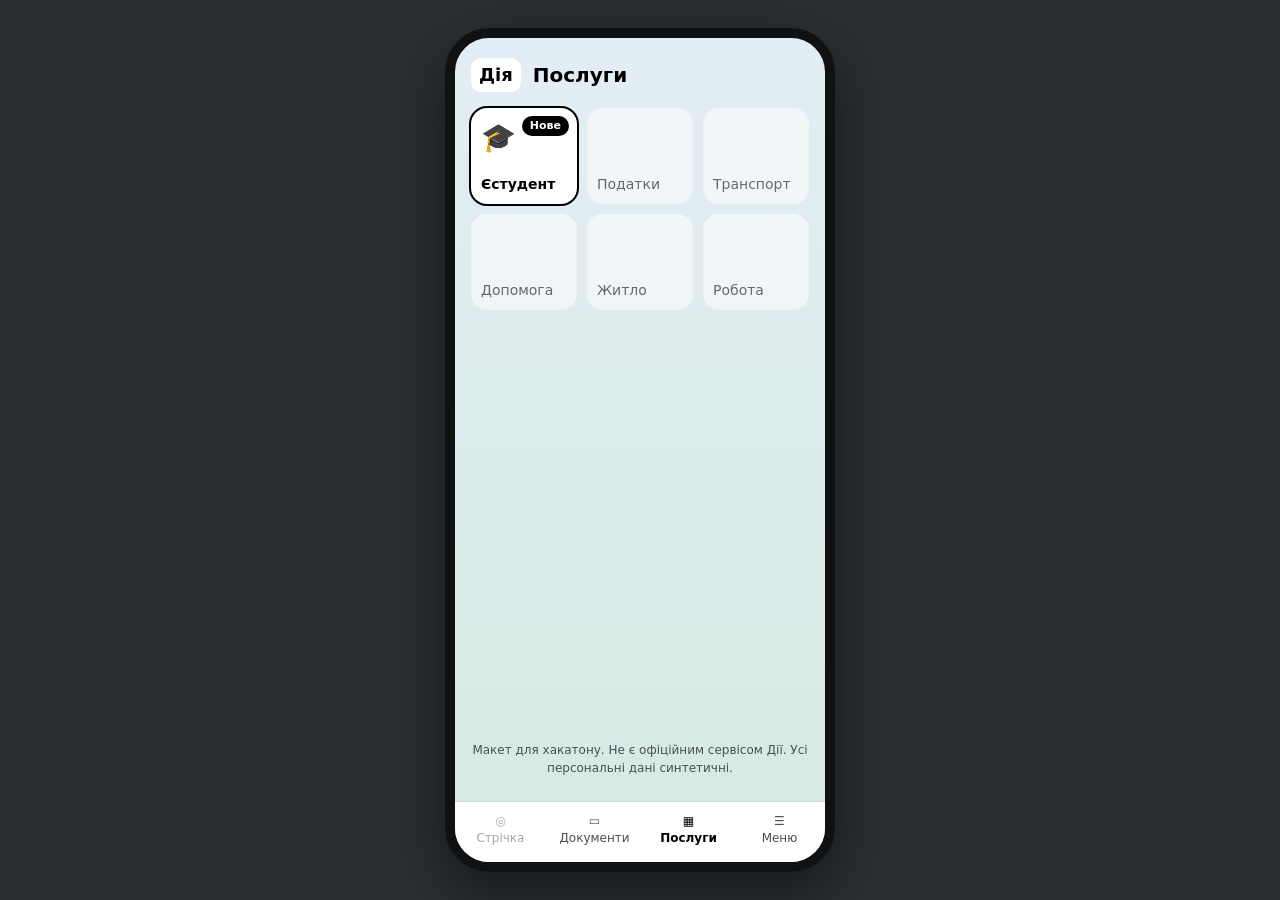
<file: index.html>
<!doctype html>
<html lang="uk">
  <head>
    <meta charset="UTF-8" />
    <meta name="viewport" content="width=device-width, initial-scale=1.0" />
    <meta name="robots" content="noindex, nofollow" />
    <link rel="icon" href="data:image/svg+xml,<svg xmlns='http://www.w3.org/2000/svg' viewBox='0 0 100 100'><text y='.9em' font-size='90'>🎓</text></svg>" />
    <title>Єстудент — макет</title>
    <script type="module" crossorigin src="./assets/index-BluwutQ_.js"></script>
    <link rel="stylesheet" crossorigin href="./assets/index-Bq99Erhj.css">
  </head>
  <body>
    <div id="root"></div>
  </body>
</html>
</file>
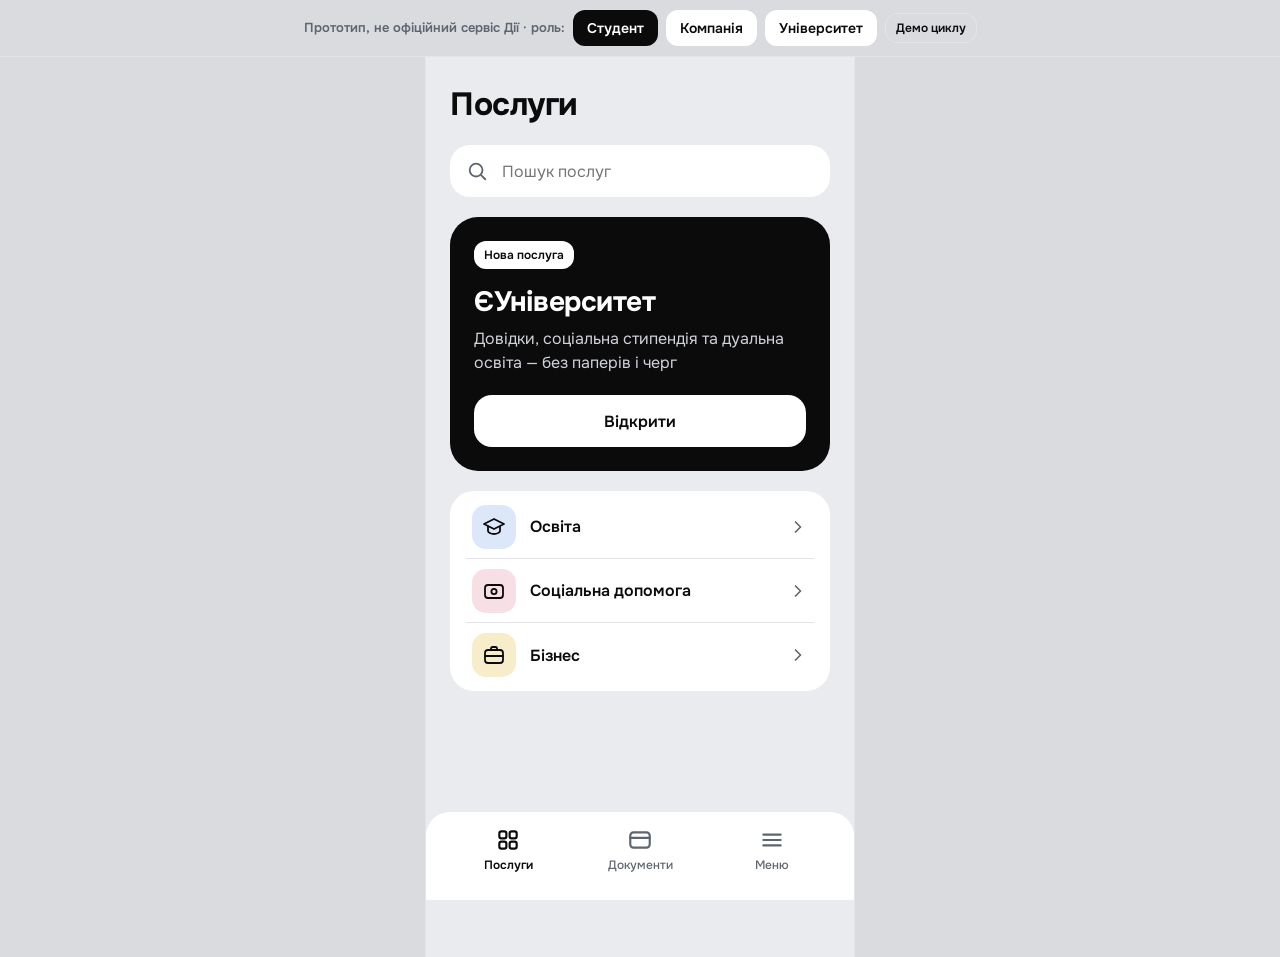
<file: dual/index.html>
<!doctype html>
<html lang="uk">
<head>
<meta charset="utf-8">
<meta name="viewport" content="width=device-width, initial-scale=1">
<meta name="robots" content="noindex, nofollow">
<link rel="icon" href="data:image/svg+xml,<svg xmlns='http://www.w3.org/2000/svg' viewBox='0 0 100 100'><text y='.9em' font-size='90'>🎓</text></svg>">
<meta name="color-scheme" content="light dark">
<title>ЄУніверситет у Дії — клікабельний прототип</title>
<link href="https://fonts.googleapis.com/css2?family=Onest:wght@400;500;600;700&display=swap" rel="stylesheet">
<style>
:root{
--page:#D9DBDF;--bg:#E9EBEE;--card:#FFFFFF;--ink:#0B0B0C;--muted:#5F6570;--line:#E3E5E8;--chip:#E9EBEE;
--btn:#0B0B0C;--btn-ink:#FFFFFF;--btn2:#FFFFFF;--btn2-ink:#0B0B0C;
--t-blue:#DCE7FA;--t-pink:#F8DFE6;--t-green:#DFF1E2;--t-yellow:#F8EDCB;--yink:#4A3B0F;
--stu:#D6E4F7;--stu-ink:#33475F;
--ok-bg:#E1F3E8;--ok-ink:#17643A;--ok:#1E8E4E;--warn-bg:#FFF1D6;--warn-ink:#6B4300;--warn:#C98A00;
--seg:#D9D9DE;--seg-ink:#33353A;--promo:#0B0B0C;--promo-ink:#FFFFFF;--promo-muted:#D0D3D9;--danger:#B3261E;
}
@media (prefers-color-scheme: dark){
:root:not([data-theme="light"]){
--page:#000000;--bg:#111214;--card:#1C1D20;--ink:#F2F3F5;--muted:#A3A8B1;--line:#2C2E33;--chip:#2A2C31;
--btn:#F2F3F5;--btn-ink:#0B0B0C;--btn2:#26282C;--btn2-ink:#F2F3F5;
--t-blue:#24344F;--t-pink:#4A2A35;--t-green:#24402B;--t-yellow:#4A4020;--yink:#F2DFA6;
--stu:#22344D;--stu-ink:#B9CCE4;
--ok-bg:#153A28;--ok-ink:#86D9A8;--ok:#2FB36B;--warn-bg:#4A3812;--warn-ink:#F2C879;--warn:#E0A526;
--seg:#26282C;--seg-ink:#C7CAD0;--promo:#F2F3F5;--promo-ink:#0B0B0C;--promo-muted:#3D4148;--danger:#FF8A80;
}
}
:root[data-theme="dark"]{
--page:#000000;--bg:#111214;--card:#1C1D20;--ink:#F2F3F5;--muted:#A3A8B1;--line:#2C2E33;--chip:#2A2C31;
--btn:#F2F3F5;--btn-ink:#0B0B0C;--btn2:#26282C;--btn2-ink:#F2F3F5;
--t-blue:#24344F;--t-pink:#4A2A35;--t-green:#24402B;--t-yellow:#4A4020;--yink:#F2DFA6;
--stu:#22344D;--stu-ink:#B9CCE4;
--ok-bg:#153A28;--ok-ink:#86D9A8;--ok:#2FB36B;--warn-bg:#4A3812;--warn-ink:#F2C879;--warn:#E0A526;
--seg:#26282C;--seg-ink:#C7CAD0;--promo:#F2F3F5;--promo-ink:#0B0B0C;--promo-muted:#3D4148;--danger:#FF8A80;
}
*{box-sizing:border-box}
html,body{margin:0}
body{background:var(--page);color:var(--ink);font-family:'Onest','Segoe UI',system-ui,sans-serif;-webkit-font-smoothing:antialiased}
button{font:inherit;color:inherit;cursor:pointer}
:focus-visible{outline:2px solid var(--ink);outline-offset:2px}
.app{max-width:430px;margin:0 auto;min-height:100vh;background:var(--bg);display:flex;flex-direction:column}
@media (min-width:560px){.app{border-left:1px solid var(--line);border-right:1px solid var(--line)}}
.screen{flex-grow:1;display:flex;flex-direction:column;gap:20px;padding:28px 24px 32px}
.head{display:flex;flex-direction:column;gap:16px}
.hgroup{display:flex;flex-direction:column;gap:8px}
.h1{margin:0;font-size:32px;line-height:40px;font-weight:700;letter-spacing:-.5px}
.h1.m{font-size:30px;line-height:38px}
.h2{margin:4px 0 0;font-size:20px;line-height:26px;font-weight:700}
.h3{margin:0;font-size:18px;line-height:24px;font-weight:700}
.sub{font-size:15px;line-height:22px;color:var(--muted)}
.small{font-size:13px;line-height:18px;color:var(--muted)}
.lbl{font-size:14px;line-height:20px;font-weight:600;color:var(--muted)}
.back{width:44px;height:44px;border-radius:22px;border:0;background:var(--card);display:flex;align-items:center;justify-content:center;flex-shrink:0;color:var(--ink)}
.card{background:var(--card);border-radius:24px}
.cl{background:var(--card);border-radius:28px;padding:20px}
.gap8{display:flex;flex-direction:column;gap:8px}
.gap10{display:flex;flex-direction:column;gap:10px}
.gap12{display:flex;flex-direction:column;gap:12px}
.gap14{display:flex;flex-direction:column;gap:14px}
.gap16{display:flex;flex-direction:column;gap:16px}
.foot{margin-top:auto;display:flex;flex-direction:column;gap:12px}
.search{height:52px;background:var(--card);border-radius:20px;display:flex;align-items:center;gap:12px;padding:0 16px;color:var(--muted)}
.search input{border:0;outline:0;background:transparent;font:inherit;font-size:16px;color:var(--ink);flex:1;min-width:0}
.promo{display:block;width:100%;text-align:left;border:0;background:var(--promo);color:var(--promo-ink);border-radius:28px;padding:24px}
.promo .badge{display:inline-block;background:var(--promo-ink);color:var(--promo);font-size:12px;line-height:16px;font-weight:600;padding:6px 10px;border-radius:12px}
.promo .pt{font-size:28px;line-height:34px;font-weight:700;letter-spacing:-.5px;margin-top:16px}
.promo .pd{font-size:16px;line-height:24px;color:var(--promo-muted);margin-top:8px}
.promo .go{margin-top:20px;height:52px;border-radius:18px;background:var(--promo-ink);color:var(--promo);display:flex;align-items:center;justify-content:center;font-weight:600}
.list{background:var(--card);border-radius:24px;padding:4px 16px}
.li{display:flex;align-items:center;gap:14px;height:64px;border:0;border-bottom:1px solid var(--line);background:transparent;width:100%;text-align:left}
.li:last-child{border-bottom:0}
.li .tx{flex:1;font-size:16px;font-weight:600}
.li .mut{color:var(--muted);display:flex}
.tile{width:48px;height:48px;border-radius:16px;display:flex;align-items:center;justify-content:center;flex-shrink:0;color:#0B0B0C;font-size:20px;font-weight:700}
.tile.s{width:44px;height:44px;border-radius:14px}
.t-blue{background:var(--t-blue)}.t-pink{background:var(--t-pink)}.t-green{background:var(--t-green)}.t-yellow{background:var(--t-yellow)}
:root[data-theme="dark"] .tile{color:#F2F3F5}
@media (prefers-color-scheme: dark){:root:not([data-theme="light"]) .tile{color:#F2F3F5}}
.lrow{display:flex;align-items:center;gap:14px;width:100%;border:0;background:var(--card);border-radius:24px;padding:16px;text-align:left}
.lrow .tx{flex:1;display:flex;flex-direction:column;gap:2px}
.lrow .tt{font-size:17px;line-height:24px;font-weight:600}
.lrow .ts{font-size:14px;line-height:20px;color:var(--muted)}
.lrow .mut{color:var(--muted);display:flex}
.stu{display:flex;flex-direction:column;gap:18px;width:100%;text-align:left;border:0;background:var(--stu);color:var(--ink);border-radius:28px;padding:20px}
.stu .top{display:flex;justify-content:space-between;align-items:center;font-size:14px;line-height:20px;font-weight:600;color:var(--stu-ink)}
.stu .wp{display:inline-flex;align-items:center;gap:4px;background:var(--card);color:var(--ink);font-size:12px;line-height:16px;font-weight:600;padding:5px 8px 5px 10px;border-radius:10px}
.stu .mid{display:flex;gap:16px;align-items:center}
.stu .ph{width:72px;height:88px;border-radius:16px;background:var(--card);display:flex;align-items:center;justify-content:center;font-size:24px;font-weight:700;color:var(--stu-ink);flex-shrink:0}
.stu .nm{font-size:20px;line-height:26px;font-weight:700}
.stu .sp{font-size:15px;line-height:21px}
.stu .cr{font-size:15px;line-height:21px;color:var(--stu-ink)}
.pill{display:inline-flex;align-items:center;gap:6px;border-radius:12px;padding:6px 10px;font-size:13px;line-height:16px;font-weight:600;align-self:flex-start}
.pill.ok{background:var(--ok-bg);color:var(--ok-ink)}
.pill.warn{background:var(--warn-bg);color:var(--warn-ink)}
.pill.neutral{background:var(--chip);color:var(--ink)}
.pill.big{border-radius:14px;padding:10px 14px;font-size:14px;line-height:20px}
.dot{width:8px;height:8px;border-radius:4px;background:var(--ok);display:inline-block;flex-shrink:0}
.pill.warn .dot{background:var(--warn)}
.okdot{width:24px;height:24px;border-radius:12px;background:var(--ok);color:#FFFFFF;display:flex;align-items:center;justify-content:center;flex-shrink:0}
.ck{display:flex;align-items:center;gap:12px;padding:12px 0;border-bottom:1px solid var(--line)}
.ck:last-child{border-bottom:0}
.ck .b{flex:1;display:flex;flex-direction:column}
.ck .b span:first-child{font-size:15px;line-height:21px;font-weight:600}
.ck .b span:last-child{font-size:13px;line-height:18px;color:var(--muted)}
.ck.slim{height:56px;padding:0}
.ck.slim .b{flex-direction:row;justify-content:space-between;align-items:center}
.ck.slim .b span:first-child{font-weight:500}
.ck.slim .b span:last-child{font-size:13px}
.btn,.btn2{height:56px;border:0;border-radius:20px;font-size:16px;font-weight:600;width:100%}
.btn{background:var(--btn);color:var(--btn-ink)}
.btn2{background:var(--btn2);color:var(--btn2-ink)}
.btn[disabled]{opacity:.35;cursor:not-allowed}
.btn.sm,.btn2.sm{height:44px;border-radius:14px;font-size:14px}
.btn2.mini{height:40px;width:auto;padding:0 16px;border-radius:14px;font-size:14px;background:var(--chip);color:var(--ink)}
.chips{display:flex;flex-wrap:wrap;gap:8px}
.chip{height:44px;padding:0 18px;border:0;border-radius:16px;font-size:15px;font-weight:600;background:var(--card);color:var(--ink)}
.chip.on{background:var(--btn);color:var(--btn-ink)}
.kv{display:flex;justify-content:space-between;gap:16px;padding:11px 0;border-bottom:1px solid var(--line);font-size:15px;line-height:22px}
.kv:last-child{border-bottom:0}
.kv span:first-child{color:var(--muted)}
.kv span:last-child{font-weight:600;text-align:right}
.qrbtn{border:0;background:#FFFFFF;border-radius:16px;padding:10px;display:flex}
.qrbox{display:flex;flex-direction:column;align-items:center;gap:12px;padding-top:4px}
.qrbox .cap{font-size:14px;line-height:20px;color:var(--muted);text-align:center;max-width:270px}
.note{display:flex;align-items:flex-start;gap:12px;padding:0 4px;color:var(--muted);font-size:14px;line-height:20px}
.note svg{flex-shrink:0;margin-top:1px}
.consent{display:flex;align-items:flex-start;gap:12px;padding:16px;background:var(--card);border-radius:24px}
.consent input{width:24px;height:24px;margin:0;accent-color:var(--btn);flex-shrink:0}
.consent label{font-size:15px;line-height:22px}
.step{display:flex;align-items:center;gap:12px;font-size:15px;line-height:21px;color:var(--muted)}
.step.on{color:var(--ink);font-weight:600}
.step .num{width:24px;height:24px;border-radius:12px;background:var(--chip);color:var(--ink);display:flex;align-items:center;justify-content:center;font-size:13px;font-weight:600;flex-shrink:0}
.step.on .num{background:var(--btn);color:var(--btn-ink)}
.seg{background:var(--seg);border-radius:18px;padding:4px;display:flex;gap:4px}
.seg button{flex:1;height:44px;border:0;border-radius:14px;background:transparent;color:var(--seg-ink);font-size:15px;font-weight:600}
.seg button.on{background:var(--card);color:var(--ink)}
.active{display:flex;align-items:center;gap:14px;width:100%;border:0;background:var(--promo);color:var(--promo-ink);border-radius:24px;padding:16px;text-align:left}
.active .tile{background:var(--promo-ink);color:var(--promo)}
.active .tx{flex:1;display:flex;flex-direction:column;gap:2px}
.active .a1{font-size:13px;line-height:18px;color:var(--promo-muted)}
.active .a2{font-size:17px;line-height:24px;font-weight:600}
.offer{padding:16px;display:flex;flex-direction:column;gap:14px}
.offer .oh{display:flex;align-items:center;gap:12px}
.offer .o1{font-size:17px;line-height:24px;font-weight:600}
.offer .o2{font-size:14px;line-height:20px;color:var(--muted)}
.tags{display:flex;flex-wrap:wrap;gap:8px}
.tag{background:var(--chip);border-radius:10px;padding:6px 10px;font-size:13px;line-height:16px;font-weight:500}
.tag.ok{background:var(--ok-bg);color:var(--ok-ink);font-weight:600}
.ycard{background:var(--t-yellow);color:var(--yink);border-radius:28px;padding:20px;display:flex;flex-direction:column;gap:14px}
.ycard .r{display:flex;justify-content:space-between;align-items:baseline;gap:12px}
.ycard .r span:first-child{font-size:15px;line-height:22px;font-weight:600}
.ycard .r span:last-child{font-size:24px;line-height:30px;font-weight:700;color:var(--ink)}
.bar{height:10px;border-radius:5px;background:var(--card);overflow:hidden}
.bar i{display:block;height:10px;border-radius:5px;background:var(--ink)}
.entry{padding:16px;display:flex;flex-direction:column;gap:10px}
.entry .er{display:flex;justify-content:space-between;align-items:flex-start;gap:12px;font-size:16px;line-height:22px}
.entry .er b{font-weight:700;flex-shrink:0}
.entry .er span{font-weight:600}
.tabs{position:sticky;bottom:0;height:88px;flex-shrink:0;background:var(--card);border-radius:24px 24px 0 0;display:flex;justify-content:space-around;align-items:center;padding:0 16px 12px}
.tab{border:0;background:transparent;width:88px;display:flex;flex-direction:column;align-items:center;gap:4px;font-size:12px;font-weight:500;color:var(--muted)}
.tab.on{color:var(--ink);font-weight:600}
.sw{width:52px;height:32px;border-radius:16px;border:0;background:var(--seg);position:relative;flex-shrink:0}
.sw i{position:absolute;top:4px;left:4px;width:24px;height:24px;border-radius:12px;background:var(--card);transition:transform .15s}
.sw[aria-checked="true"]{background:var(--btn)}
.sw[aria-checked="true"] i{transform:translateX(20px);background:var(--btn-ink)}
.overlay{position:fixed;inset:0;background:rgba(0,0,0,.45);display:flex;align-items:flex-end;justify-content:center;z-index:50}
.sheet{width:100%;max-width:430px;background:var(--card);border-radius:28px 28px 0 0;padding:24px;display:flex;flex-direction:column;gap:16px;max-height:90vh;overflow:auto}
.opt{display:flex;align-items:center;gap:12px;width:100%;padding:14px 16px;border-radius:18px;background:var(--bg);border:2px solid transparent;text-align:left;font-size:16px;font-weight:600}
.opt.on{border-color:var(--ink)}
.field{display:flex;flex-direction:column;gap:6px}
.field label{font-size:14px;font-weight:600;color:var(--muted)}
.field input{height:52px;border-radius:16px;border:1px solid var(--line);background:var(--bg);color:var(--ink);font:inherit;font-size:16px;padding:0 14px}
.err{font-size:13px;line-height:18px;color:var(--danger);min-height:18px}
.doc{position:fixed;inset:0;z-index:100;background:var(--card);display:flex;align-items:center;justify-content:center}
.doc h1{margin:0;font-size:clamp(56px,16vw,180px);line-height:1;font-weight:700;letter-spacing:-.03em}
.doc .back{position:absolute;top:24px;left:24px;background:var(--bg)}
#toast{position:fixed;left:50%;bottom:110px;transform:translateX(-50%);z-index:80;background:var(--ink);color:var(--bg);padding:12px 18px;border-radius:16px;font-size:14px;line-height:20px;font-weight:600;max-width:calc(100vw - 48px);opacity:0;pointer-events:none;transition:opacity .2s;text-align:center}
#toast.show{opacity:1}
#nores{display:none;text-align:center;color:var(--muted);font-size:15px}
.roles{position:sticky;top:0;z-index:60;display:flex;flex-wrap:wrap;align-items:center;justify-content:center;gap:8px;padding:10px 12px;background:var(--page);border-bottom:1px solid var(--line)}
.roles:empty{display:none}
.roles .rl{font-size:13px;line-height:18px;color:var(--muted);font-weight:600}
.roles button{height:36px;padding:0 14px;border:0;border-radius:12px;background:var(--card);color:var(--ink);font-size:14px;font-weight:600}
.roles button.on{background:var(--btn);color:var(--btn-ink)}
.app.wide{max-width:1040px}
.portal{display:flex;flex-wrap:wrap;align-items:center;justify-content:space-between;gap:8px 16px;padding:16px 24px;background:var(--card);border-bottom:1px solid var(--line)}
.portal .pl{font-size:18px;line-height:24px;font-weight:700}
.portal .pc{font-size:14px;line-height:20px;color:var(--muted)}
.biz{display:grid;grid-template-columns:220px minmax(0,1fr);gap:24px;padding:24px;flex-grow:1;align-content:start}
.bnav{display:flex;flex-direction:column;gap:6px;align-self:start;align-content:flex-start}
.bnav button{border:0;background:transparent;text-align:left;padding:10px 14px;border-radius:14px;font-size:15px;font-weight:600;color:var(--muted)}
.bnav button.on{background:var(--card);color:var(--ink)}
@media (max-width:760px){.biz{grid-template-columns:1fr;padding:16px}.bnav{flex-direction:row;flex-wrap:wrap}}
.bmain{display:flex;flex-direction:column;gap:20px;min-width:0}
.stats{display:grid;grid-template-columns:repeat(auto-fit,minmax(180px,1fr));gap:12px}
.stat{background:var(--card);border:0;border-radius:24px;padding:18px;display:flex;flex-direction:column;gap:6px;text-align:left}
.stat b{font-size:28px;line-height:34px}
.stat span{font-size:14px;line-height:20px;color:var(--muted)}
.row{display:flex;flex-wrap:wrap;align-items:center;gap:8px}
.tbl{width:100%;border-collapse:collapse;font-size:15px;line-height:21px}
.tbl th,.tbl td{text-align:left;vertical-align:top;padding:12px 8px;border-bottom:1px solid var(--line)}
.tbl tr:last-child td{border-bottom:0}
.tbl th{font-size:13px;color:var(--muted);font-weight:600}
.field select{height:52px;border-radius:16px;border:1px solid var(--line);background:var(--bg);color:var(--ink);font:inherit;font-size:16px;padding:0 14px}
.chk{display:flex;align-items:center;gap:10px;font-size:15px;font-weight:600}
.chk input{width:22px;height:22px;margin:0;accent-color:var(--btn)}
.cl .chip{background:var(--chip)}
.cl .chip.on{background:var(--btn);color:var(--btn-ink)}
.push{background:var(--card);border-radius:24px;padding:16px;display:flex;flex-direction:column;gap:12px;box-shadow:0 6px 20px rgba(0,0,0,.08)}
.push .pt{display:flex;justify-content:space-between;font-size:13px;line-height:18px;color:var(--muted)}
.btn.inl,.btn2.inl{width:auto;height:44px;padding:0 18px;border-radius:14px;font-size:14px}
.btn2.inl{background:var(--chip);color:var(--ink)}
.okdot.wait{background:var(--chip);color:var(--muted)}
.doclink{display:inline-flex;align-items:center;gap:6px;align-self:flex-start;border:0;background:var(--chip);color:var(--ink);border-radius:12px;padding:6px 10px;font-size:13px;line-height:18px;font-weight:600;text-align:left}
.cl .doclink,.card .doclink{background:var(--bg)}
.docpage{width:100%;max-width:720px;margin:0 auto}
.ck .doclink{flex-shrink:0}
a.doclink{text-decoration:none}
.price{font-size:26px;line-height:32px;font-weight:700}
.prt{padding:11px 0;border-bottom:1px solid var(--line);display:flex;flex-direction:column;gap:2px}
.prt:last-child{border-bottom:0}
.prt b{font-size:15px;line-height:22px}
.prt span{font-size:14px;line-height:20px;color:var(--muted)}
.sub a{color:var(--ink);font-weight:600}
.roles .mini-demo{height:30px;padding:0 10px;font-size:12px;background:transparent;border:1px solid var(--line)}
.app.full{max-width:none;background:var(--page);border:0}
.demo{display:flex;gap:12px;padding:12px;height:100vh;min-height:560px}
.demo iframe{border:0;border-radius:24px;background:var(--bg);height:100%}
/* Дві рівні половини */
.demo .l,.demo .r{flex:1 1 0;min-width:0}
@media (max-width:900px){.demo{flex-direction:column;height:auto}.demo iframe{height:760px}.demo .l{width:100%}}
</style>
</head>
<body>
<nav class="roles" id="roles" aria-label="Роль у демо"></nav>
<div class="app" id="app"></div>
<div id="layer"></div>
<div id="toast" role="status" aria-live="polite"></div>
<script>
const svg=(d,s=24,w=1.8)=>`<svg width="${s}" height="${s}" viewBox="0 0 24 24" fill="none" stroke="currentColor" stroke-width="${w}" stroke-linecap="round" stroke-linejoin="round" aria-hidden="true">${d}</svg>`;
const ic={
back:svg('<path d="M15 6l-6 6 6 6"/>',22,2),
chev:svg('<path d="M9 6l6 6-6 6"/>',20,2),
chevS:svg('<path d="M9 6l6 6-6 6"/>',14,2.4),
search:svg('<circle cx="11" cy="11" r="7"/><path d="M21 21l-4.3-4.3"/>',22,2),
doc:svg('<path d="M7 3h7l4 4v13a1 1 0 0 1-1 1H7a1 1 0 0 1-1-1V4a1 1 0 0 1 1-1z"/><path d="M14 3v4h4M9 12h6M9 16h6"/>'),
wallet:svg('<rect x="3" y="6" width="18" height="13" rx="3"/><circle cx="12" cy="12.5" r="2.6"/>'),
case:svg('<rect x="3" y="7" width="18" height="13" rx="3"/><path d="M9 7V5.5A1.5 1.5 0 0 1 10.5 4h3A1.5 1.5 0 0 1 15 5.5V7M3 13h18"/>'),
cap:svg('<path d="M2 9l10-5 10 5-10 5z"/><path d="M6 11.5V16c0 1.4 2.7 3 6 3s6-1.6 6-3v-4.5"/>'),
check:svg('<path d="M5 12l4.5 4.5L19 7"/>',14,3.2),
grid:svg('<rect x="4" y="4" width="6.5" height="6.5" rx="2"/><rect x="13.5" y="4" width="6.5" height="6.5" rx="2"/><rect x="4" y="13.5" width="6.5" height="6.5" rx="2"/><rect x="13.5" y="13.5" width="6.5" height="6.5" rx="2"/>',26,2),
card:svg('<rect x="3" y="5" width="18" height="14" rx="3"/><path d="M3 10h18"/>',26,2),
menu:svg('<path d="M4 7h16M4 12h16M4 17h16"/>',26,2),
lock:svg('<rect x="5" y="11" width="14" height="9" rx="2.5"/><path d="M8 11V8a4 4 0 0 1 8 0v3"/>',20,2),
globe:svg('<circle cx="12" cy="12" r="9"/><path d="M3 12h18M12 3a14 14 0 0 1 0 18M12 3a14 14 0 0 0 0 18"/>')
};
const QR='M0 0h6v6h-6zM6 0h6v6h-6zM12 0h6v6h-6zM18 0h6v6h-6zM24 0h6v6h-6zM30 0h6v6h-6zM36 0h6v6h-6zM48 0h6v6h-6zM54 0h6v6h-6zM66 0h6v6h-6zM78 0h6v6h-6zM84 0h6v6h-6zM96 0h6v6h-6zM108 0h6v6h-6zM114 0h6v6h-6zM120 0h6v6h-6zM126 0h6v6h-6zM132 0h6v6h-6zM138 0h6v6h-6zM144 0h6v6h-6zM0 6h6v6h-6zM36 6h6v6h-6zM48 6h6v6h-6zM54 6h6v6h-6zM60 6h6v6h-6zM66 6h6v6h-6zM78 6h6v6h-6zM84 6h6v6h-6zM108 6h6v6h-6zM144 6h6v6h-6zM0 12h6v6h-6zM12 12h6v6h-6zM18 12h6v6h-6zM24 12h6v6h-6zM36 12h6v6h-6zM54 12h6v6h-6zM66 12h6v6h-6zM78 12h6v6h-6zM84 12h6v6h-6zM90 12h6v6h-6zM96 12h6v6h-6zM108 12h6v6h-6zM120 12h6v6h-6zM126 12h6v6h-6zM132 12h6v6h-6zM144 12h6v6h-6zM0 18h6v6h-6zM12 18h6v6h-6zM18 18h6v6h-6zM24 18h6v6h-6zM36 18h6v6h-6zM54 18h6v6h-6zM72 18h6v6h-6zM84 18h6v6h-6zM90 18h6v6h-6zM96 18h6v6h-6zM108 18h6v6h-6zM120 18h6v6h-6zM126 18h6v6h-6zM132 18h6v6h-6zM144 18h6v6h-6zM0 24h6v6h-6zM12 24h6v6h-6zM18 24h6v6h-6zM24 24h6v6h-6zM36 24h6v6h-6zM54 24h6v6h-6zM60 24h6v6h-6zM72 24h6v6h-6zM78 24h6v6h-6zM96 24h6v6h-6zM108 24h6v6h-6zM120 24h6v6h-6zM126 24h6v6h-6zM132 24h6v6h-6zM144 24h6v6h-6zM0 30h6v6h-6zM36 30h6v6h-6zM72 30h6v6h-6zM84 30h6v6h-6zM90 30h6v6h-6zM108 30h6v6h-6zM144 30h6v6h-6zM0 36h6v6h-6zM6 36h6v6h-6zM12 36h6v6h-6zM18 36h6v6h-6zM24 36h6v6h-6zM30 36h6v6h-6zM36 36h6v6h-6zM48 36h6v6h-6zM60 36h6v6h-6zM90 36h6v6h-6zM108 36h6v6h-6zM114 36h6v6h-6zM120 36h6v6h-6zM126 36h6v6h-6zM132 36h6v6h-6zM138 36h6v6h-6zM144 36h6v6h-6zM60 42h6v6h-6zM78 42h6v6h-6zM90 42h6v6h-6zM18 48h6v6h-6zM24 48h6v6h-6zM36 48h6v6h-6zM42 48h6v6h-6zM48 48h6v6h-6zM54 48h6v6h-6zM60 48h6v6h-6zM72 48h6v6h-6zM78 48h6v6h-6zM84 48h6v6h-6zM96 48h6v6h-6zM102 48h6v6h-6zM132 48h6v6h-6zM138 48h6v6h-6zM144 48h6v6h-6zM12 54h6v6h-6zM18 54h6v6h-6zM24 54h6v6h-6zM30 54h6v6h-6zM48 54h6v6h-6zM54 54h6v6h-6zM60 54h6v6h-6zM66 54h6v6h-6zM108 54h6v6h-6zM138 54h6v6h-6zM144 54h6v6h-6zM0 60h6v6h-6zM12 60h6v6h-6zM18 60h6v6h-6zM24 60h6v6h-6zM30 60h6v6h-6zM36 60h6v6h-6zM42 60h6v6h-6zM48 60h6v6h-6zM54 60h6v6h-6zM60 60h6v6h-6zM66 60h6v6h-6zM72 60h6v6h-6zM90 60h6v6h-6zM96 60h6v6h-6zM102 60h6v6h-6zM108 60h6v6h-6zM114 60h6v6h-6zM132 60h6v6h-6zM144 60h6v6h-6zM0 66h6v6h-6zM6 66h6v6h-6zM12 66h6v6h-6zM24 66h6v6h-6zM30 66h6v6h-6zM48 66h6v6h-6zM60 66h6v6h-6zM90 66h6v6h-6zM96 66h6v6h-6zM102 66h6v6h-6zM126 66h6v6h-6zM132 66h6v6h-6zM24 72h6v6h-6zM36 72h6v6h-6zM42 72h6v6h-6zM48 72h6v6h-6zM54 72h6v6h-6zM60 72h6v6h-6zM78 72h6v6h-6zM102 72h6v6h-6zM108 72h6v6h-6zM114 72h6v6h-6zM120 72h6v6h-6zM126 72h6v6h-6zM0 78h6v6h-6zM18 78h6v6h-6zM48 78h6v6h-6zM54 78h6v6h-6zM66 78h6v6h-6zM84 78h6v6h-6zM90 78h6v6h-6zM108 78h6v6h-6zM114 78h6v6h-6zM120 78h6v6h-6zM138 78h6v6h-6zM12 84h6v6h-6zM24 84h6v6h-6zM30 84h6v6h-6zM60 84h6v6h-6zM78 84h6v6h-6zM84 84h6v6h-6zM90 84h6v6h-6zM96 84h6v6h-6zM108 84h6v6h-6zM114 84h6v6h-6zM120 84h6v6h-6zM132 84h6v6h-6zM138 84h6v6h-6zM6 90h6v6h-6zM36 90h6v6h-6zM42 90h6v6h-6zM48 90h6v6h-6zM54 90h6v6h-6zM66 90h6v6h-6zM72 90h6v6h-6zM90 90h6v6h-6zM114 90h6v6h-6zM126 90h6v6h-6zM132 90h6v6h-6zM18 96h6v6h-6zM48 96h6v6h-6zM60 96h6v6h-6zM90 96h6v6h-6zM114 96h6v6h-6zM120 96h6v6h-6zM126 96h6v6h-6zM132 96h6v6h-6zM138 96h6v6h-6zM144 96h6v6h-6zM66 102h6v6h-6zM84 102h6v6h-6zM102 102h6v6h-6zM114 102h6v6h-6zM138 102h6v6h-6zM144 102h6v6h-6zM0 108h6v6h-6zM6 108h6v6h-6zM12 108h6v6h-6zM18 108h6v6h-6zM24 108h6v6h-6zM30 108h6v6h-6zM36 108h6v6h-6zM54 108h6v6h-6zM60 108h6v6h-6zM66 108h6v6h-6zM78 108h6v6h-6zM90 108h6v6h-6zM96 108h6v6h-6zM102 108h6v6h-6zM120 108h6v6h-6zM144 108h6v6h-6zM0 114h6v6h-6zM36 114h6v6h-6zM48 114h6v6h-6zM54 114h6v6h-6zM66 114h6v6h-6zM72 114h6v6h-6zM78 114h6v6h-6zM96 114h6v6h-6zM102 114h6v6h-6zM126 114h6v6h-6zM132 114h6v6h-6zM144 114h6v6h-6zM0 120h6v6h-6zM12 120h6v6h-6zM18 120h6v6h-6zM24 120h6v6h-6zM36 120h6v6h-6zM48 120h6v6h-6zM72 120h6v6h-6zM84 120h6v6h-6zM96 120h6v6h-6zM102 120h6v6h-6zM120 120h6v6h-6zM126 120h6v6h-6zM138 120h6v6h-6zM144 120h6v6h-6zM0 126h6v6h-6zM12 126h6v6h-6zM18 126h6v6h-6zM24 126h6v6h-6zM36 126h6v6h-6zM48 126h6v6h-6zM54 126h6v6h-6zM60 126h6v6h-6zM66 126h6v6h-6zM72 126h6v6h-6zM84 126h6v6h-6zM96 126h6v6h-6zM102 126h6v6h-6zM108 126h6v6h-6zM114 126h6v6h-6zM120 126h6v6h-6zM138 126h6v6h-6zM144 126h6v6h-6zM0 132h6v6h-6zM12 132h6v6h-6zM18 132h6v6h-6zM24 132h6v6h-6zM36 132h6v6h-6zM54 132h6v6h-6zM66 132h6v6h-6zM84 132h6v6h-6zM108 132h6v6h-6zM132 132h6v6h-6zM138 132h6v6h-6zM144 132h6v6h-6zM0 138h6v6h-6zM36 138h6v6h-6zM48 138h6v6h-6zM54 138h6v6h-6zM66 138h6v6h-6zM72 138h6v6h-6zM78 138h6v6h-6zM102 138h6v6h-6zM108 138h6v6h-6zM114 138h6v6h-6zM120 138h6v6h-6zM126 138h6v6h-6zM132 138h6v6h-6zM138 138h6v6h-6zM0 144h6v6h-6zM6 144h6v6h-6zM12 144h6v6h-6zM18 144h6v6h-6zM24 144h6v6h-6zM30 144h6v6h-6zM36 144h6v6h-6zM60 144h6v6h-6zM72 144h6v6h-6zM78 144h6v6h-6zM84 144h6v6h-6zM90 144h6v6h-6zM96 144h6v6h-6zM108 144h6v6h-6zM120 144h6v6h-6zM126 144h6v6h-6zM132 144h6v6h-6zM138 144h6v6h-6zM144 144h6v6h-6z';
const CATS=[
{t:'Внутрішньо переміщена особа',label:'Статус внутрішньо переміщеної особи',reg:'Реєстр ВПО'},
{t:'Малозабезпечена сім\'я',label:'Допомога малозабезпеченій сім\'ї',reg:'Система соцзахисту'},
{t:'Учасник бойових дій або його дитина',label:'Статус учасника бойових дій',reg:'Реєстр ветеранів'},
{t:'Особа з інвалідністю',label:'Група інвалідності',reg:'Реєстр МСЕК'}
];
const OFFERS=[
{id:'agro',name:'АгроЛогістик',role:'Аналітик даних',letter:'А',tone:'t-green'},
{id:'media',name:'МедіаХаб',role:'QA-інженер',letter:'М',tone:'t-pink'},
{id:'desk',name:'СервісДеск',role:'Стажер технічної підтримки',letter:'С',tone:'t-blue'}
];
const PLAN=80;
const COMPANY={name:'ТехноСофт',edrpou:'00000000',kved:'62.01 Комп\'ютерне програмування',signer:'Ігор Іваненко, директор'};
const MENTORS=[{id:'m1',name:'Петро Сидоренко',pos:'Senior-розробник'},{id:'m2',name:'Ірина Бондар',pos:'QA Lead'}];
const SPECS=['122 Комп\'ютерні науки','121 Інженерія програмного забезпечення'];
const OUTCOMES=['Розробка й тестування модулів','Робота з системою контролю версій','Командна робота й код-рев\'ю'];
const GRADES=['Досягнуто','Частково','Не досягнуто'];
const OLENA={name:'Олена Мельник',school:'Національний університет «Києво-Могилянська академія»',spec:'122 Комп\'ютерні науки',course:3};
// Дані НаУКМА з відкритих джерел (перелік — у SOURCES). Чого не знайшли, того не показуємо
const UNI={name:OLENA.school,short:'НаУКМА'};
const PROGRAM={name:'Комп\'ютерні науки',faculty:'Факультет інформатики',level:'Бакалавр (перший рівень)',duration:'3 роки 10 місяців',ects:240,form:'Денна',
budget:true,contractPrice:'100 000 грн на рік',contractNote:'10 000 грн на місяць, навчальний рік — 10 місяців. Вартість для вступу 2026 року; на вступ 2026 — 50 бюджетних і 15 контрактних місць'};
const ERASMUS={dur:'від 2 до 12 місяців',fund:'Стипендія ЄС на проживання й кошти на дорогу',url:'https://erasmus-plus.ec.europa.eu/'};
const EXCHANGES=[
{t:'Двосторонні обміни НаУКМА',dur:'Семестр або рік',fund:'Навчання в партнера без отримання ступеня; умови й фінансування залежать від програми',grant:null},
{t:'Програми зі ступенем закордонного університету',dur:'Повний термін програми',fund:'Невелика частина програм; наприклад, німецькомовна магістратура з Університетом Єни',grant:null}];
const PARTNERS=[
{n:'University of Glasgow',c:'Велика Британія',p:'Партнер з 2008/09; два гранти Erasmus+ ICM; семестр навчання для 100 студентів НаУКМА у 2022/23'},
{n:'Justus Liebig University Giessen',c:'Німеччина',p:'Угода про обмін з 2012 року, партнерство з 2022 року'},
{n:'Університет Єни',c:'Німеччина',p:'Німецькомовна магістерська програма'},
{n:'University of Toronto (CERES)',c:'Канада',p:'Програма обміну студентами'},
{n:'Université Paris-Est Créteil',c:'Франція',p:'Спільне викладання курсів'}];
const MOBILITY={email:'int_mobility@ukma.edu.ua',url:'https://dfc.ukma.edu.ua/going-from-naukma/mobility-programs'};
const SOURCES={program:'vstup.ukma.edu.ua',exchange:'dfc.ukma.edu.ua, gla.ac.uk, uni-giessen.de, uk.wikipedia.org, ukrainet.eu, erasmus-plus.ec.europa.eu'};
const COUNTRIES=[...new Set(PARTNERS.map(x=>x.c))];
const RCP_NAMES=['Соцзахист','ТЦК','Банк','Роботодавець'];
const ACT_MONTH='2026-09';
const SIGN_LABELS={student:'Студент — Дія.Підпис',parent:'Законний представник — Дія.Підпис',company:'Компанія — КЕП',school:'Заклад освіти — КЕП'};
const S={rcp:0,cat:0,consent:true,submitted:false,dualTab:0,applied:[],sheet:null,credit:false,last:'#/services',nextId:4,
bizOffers:[{id:'ts-dev',role:'Молодший розробник',spec:SPECS[0],course:3,places:2,hours:20,paid:true,mentor:'m1',status:'approved',createdAt:'2026-08-18T10:00:00',approvedAt:'2026-08-20T11:00:00'}],
apps:[
{id:'a1',offerId:'ts-dev',name:'Андрій Коваль',school:'Інститут «Сула» (прототип)',spec:SPECS[0],course:3,minor:false,status:'new',createdAt:'2026-09-17T12:10:00'},
{id:'a2',offerId:'ts-dev',name:'Максим Литвин',school:'Фаховий коледж «Псел» (прототип)',spec:SPECS[0],course:3,minor:true,status:'new',createdAt:'2026-09-18T09:40:00'}
],
agreements:[{id:'g0',name:'Олена Мельник',school:OLENA.school,offerId:'ts-dev',minor:false,self:true,signs:{student:'2026-08-28T10:15:00',company:'2026-08-28T12:40:00',school:'2026-08-29T09:05:00'}}],
actSigned:false,assess:[null,null,null],assessSent:false,assessErr:'',submittedAt:null,creditAt:null,creditedAt:null,exchangeApplied:null,events:[],
entries:[
{id:1,title:'Налаштування середовища й онбординг',hours:24,ok:true,createdAt:'2026-09-07T19:00:00',confirmedAt:'2026-09-08T18:20:00'},
{id:2,title:'Інтеграція API оплат',hours:22,ok:true,createdAt:'2026-09-14T19:10:00',confirmedAt:'2026-09-15T17:45:00'},
{id:3,title:'Тести для модуля звітів',hours:10,ok:false,createdAt:'2026-09-18T20:05:00'}
]};
const app=document.getElementById('app');
const layer=document.getElementById('layer');
const toastEl=document.getElementById('toast');
let toastT=null;
function toast(m){toastEl.textContent=m;toastEl.classList.add('show');clearTimeout(toastT);toastT=setTimeout(()=>toastEl.classList.remove('show'),2400)}
function esc(s){return String(s).replace(/[&<>"']/g,c=>({'&':'&amp;','<':'&lt;','>':'&gt;','"':'&quot;',"'":'&#39;'}[c]))}
function isDark(){const t=document.documentElement.dataset.theme;return t?t==='dark':matchMedia('(prefers-color-scheme: dark)').matches}
const back=to=>`<button class="back" data-go="${to}" aria-label="Назад">${ic.back}</button>`;
const tabs=a=>`<nav class="tabs" aria-label="Основне меню">
<button class="tab ${a==='services'?'on':''}" data-go="#/services">${ic.grid}Послуги</button>
<button class="tab ${a==='documents'?'on':''}" data-go="#/documents">${ic.card}Документи</button>
<button class="tab ${a==='menu'?'on':''}" data-go="#/menu">${ic.menu}Меню</button></nav>`;
const stuCard=()=>`<button class="stu" data-go="#/doc/student_card" aria-label="Відкрити студентський квиток">
<div class="top"><span>Студентський квиток</span><span class="wp">Відкрити ${ic.chevS}</span></div>
<div class="mid"><div class="ph">ОМ</div><div><div class="nm">Олена Мельник</div><div class="sp">122 Комп'ютерні науки</div><div class="cr">3 курс · денна форма</div></div></div>
<span class="pill ok big"><i class="dot"></i>Дані підтверджено в реєстрі</span></button>`;
const okRow=(t,s)=>`<div class="ck"><span class="okdot">${ic.check}</span><div class="b"><span>${t}</span><span>${s}</span></div></div>`;
const confirmed=()=>S.entries.filter(e=>e.ok).reduce((a,e)=>a+e.hours,0);
const pending=()=>S.entries.filter(e=>!e.ok);
const mentorById=id=>{const m=MENTORS.find(x=>x.id===id);if(!m)throw new Error('Невідомий наставник: '+id);return m};
const offerById=id=>{const o=S.bizOffers.find(x=>x.id===id)||OFFERS.find(x=>x.id===id);if(!o)throw new Error('Невідома пропозиція: '+id);return o};
const isBizOffer=o=>S.bizOffers.includes(o);
const signsNeeded=g=>g.minor?['student','parent','company','school']:['student','company','school'];
const isActive=g=>signsNeeded(g).every(k=>g.signs[k]);
const studentOffers=()=>[...OFFERS,...S.bizOffers.filter(o=>o.status==='approved'&&!S.agreements.some(g=>g.self&&g.offerId===o.id)).map(o=>({id:o.id,name:COMPANY.name,role:o.role,letter:'Т',tone:'t-blue'}))];
const waitDot='<span class="okdot wait" aria-hidden="true">·</span>';
function myStatus(o){
if(!isBizOffer(o))return '<span class="pill warn"><i class="dot"></i>Очікує відповіді компанії</span>';
const a=S.apps.find(x=>x.self&&x.offerId===o.id);
if(!a)throw new Error('Не знайдено заявку на пропозицію '+o.id);
if(a.status==='new')return '<span class="pill warn"><i class="dot"></i>Очікує відповіді компанії</span>';
if(a.status==='rejected')return '<span class="pill neutral">Компанія відхилила заявку</span>';
const g=S.agreements.find(x=>x.appId===a.id);
if(!g)throw new Error('Не знайдено угоду для заявки '+a.id);
const link=docLink('#/doc/agreement/'+g.id,'Договір');
if(!g.signs.student)return `<span class="pill warn"><i class="dot"></i>Компанія прийняла — підпишіть угоду</span>${link}<button class="btn2 mini" data-act="signSelf" data-arg="${g.id}">Підписати Дія.Підписом</button>`;
return (isActive(g)?'<span class="pill ok"><i class="dot"></i>Активна угода</span>':'<span class="pill warn"><i class="dot"></i>Чекає підписів компанії й закладу</span>')+link;
}
function signCell(g,k,viewer='biz'){
if(g.signs[k])return 'підписано';
if(viewer==='school')return k==='school'?`<button class="btn2 mini" data-act="sign" data-arg="${g.id}:school">Підписати КЕП</button>`:'очікує';
if(k==='company')return `<button class="btn2 mini" data-act="sign" data-arg="${g.id}:company">Підписати КЕП</button>`;
if(k==='school')return 'очікує заклад освіти';
if(k==='student'&&g.self)return 'очікує в Дії студента';
const t={student:'Студент підписав (демо)',parent:'Представник підписав (демо)'}[k];
return `<button class="btn2 mini" data-act="sign" data-arg="${g.id}:${k}">${t}</button>`;
}
function curatorPackage(){
const p=pending();
const rows=[[`${confirmed()} год підтверджено наставником`,p.length===0,p.length?`${p.length} запис(и) чекають`:'готово','#/doc/act/'+ACT_MONTH],
['Акт за місяць підписано компанією (КЕП)',!!S.actSigned,S.actSigned?'готово':'очікує','#/doc/act/'+ACT_MONTH],
['Оцінка результату від компанії',!!S.assessSent,S.assessSent?'готово':'очікує','#/doc/assessment']];
return rows.map(([t,ok,st,h])=>`<div class="ck">${ok?`<span class="okdot">${ic.check}</span>`:waitDot}<div class="b"><span>${t}</span><span>${st}</span></div>${docLink(h)}</div>`).join('');
}
const nowIso=()=>new Date().toISOString();
const fmt=t=>new Date(t).toLocaleString('uk-UA',{day:'2-digit',month:'2-digit',year:'numeric',hour:'2-digit',minute:'2-digit'});
function docNo(type,id){let h=0;for(const ch of type+'/'+(id||''))h=(h*31+ch.charCodeAt(0))>>>0;return 'ЄС-2026-'+String(h%1000000).padStart(6,'0')}
const docLink=(hash,label='Документ')=>`<button class="doclink" data-go="${hash}">${svg('<path d="M7 3h7l4 4v13a1 1 0 0 1-1 1H7a1 1 0 0 1-1-1V4a1 1 0 0 1 1-1z"/><path d="M14 3v4h4M9 12h6M9 16h6"/>',16,2)}${label}</button>`;
const entryById=id=>{const e=S.entries.find(x=>x.id===+id);if(!e)throw new Error('Запис журналу не знайдено: '+id);return e};
const agreementOfApp=appId=>{const g=S.agreements.find(x=>x.appId===appId);if(!g)throw new Error('Угоду для заявки не знайдено: '+appId);return g};
const agreementById=id=>{const g=S.agreements.find(x=>x.id===id);if(!g)throw new Error('Угоду не знайдено: '+id);return g};
const bizOfferById=id=>{const o=S.bizOffers.find(x=>x.id===id);if(!o)throw new Error('Пропозицію не знайдено: '+id);return o};
const CURRENT='#/doc/agreement/g0';
const EMPLOYER_RCP=RCP_NAMES.indexOf('Роботодавець');
// Стик 3 → 1: зарахована дуальна частина стає записом у документах студента
const dualSummary=()=>`${COMPANY.name}, ${offerById('ts-dev').role}, ${confirmed()} год, зараховано ${fmt(S.creditedAt)}`;
const appById=id=>{const a=S.apps.find(x=>x.id===id);if(!a)throw new Error('Заявку не знайдено: '+id);return a};
// Кожен документ: назва, джерело, статус, зміст, підписи (at = дата або null), пов'язані документи
const DOCS={
student_card:()=>({title:'Студентський квиток',source:'Дані з ЄДЕБО',ok:true,status:'Чинний',
fields:[['Здобувач',OLENA.name],['Заклад освіти',OLENA.school],['Спеціальність',OLENA.spec],['Курс',OLENA.course],['Форма навчання','Денна']],
signs:[{who:'Заклад освіти — запис в ЄДЕБО',how:'Реєстр',at:'2023-09-01T09:00:00'}],
related:[['#/doc/certificate','Довідка про навчання']]}),
certificate:()=>({title:'Довідка про навчання',source:'Сформовано з ЄДЕБО на запит',ok:true,status:'Чинна',
fields:[['Здобувач',OLENA.name],['Спеціальність',OLENA.spec],['Форма','Денна, держзамовлення'],['Призначення',RCP_NAMES[S.rcp]],...(S.creditedAt&&S.rcp===EMPLOYER_RCP?[['Дуальна освіта',dualSummary()]]:[])],
signs:[{who:'ЄДЕБО — автоматичне підтвердження',how:'Реєстр',at:nowIso()}],
related:[['#/doc/student_card','Студентський квиток'],...(S.creditedAt?[['#/doc/dual_record','Запис про дуальну освіту']]:[])]}),
enrollment:id=>{const a=appById(id);return {title:'Підтвердження навчання для роботодавця',source:'ЄДЕБО, автоматично під час подання заявки',ok:true,status:'Навчається · підтверджено реєстром',
fields:[['Здобувач',a.name+(a.minor?' (до 18 років)':'')],['Заклад освіти',a.school],['Спеціальність',a.spec],['Курс',a.course],['Статус','навчається'],['Отримувач',COMPANY.name]],
signs:[{who:`${a.name} — згода на передачу даних (Дія)`,at:a.createdAt},{who:'ЄДЕБО — підтвердження статусу',at:a.createdAt}],
related:[]}},
dual_record:()=>{if(!S.creditedAt)throw new Error('Дуальну частину ще не зараховано');const lastHours=S.entries.filter(e=>e.ok).map(e=>e.confirmedAt).sort().pop();return {title:'Запис про дуальну освіту',source:'ЄДЕБО, після зарахування куратором',ok:true,status:'Зараховано',
fields:[['Здобувач',OLENA.name],['Компанія',`${COMPANY.name}, ЄДРПОУ ${COMPANY.edrpou}`],['Посада',offerById('ts-dev').role],['Підтверджено годин',confirmed()],...OUTCOMES.map((t,i)=>[t,S.assess[i]===null?'—':GRADES[S.assess[i]]]),['Зараховано',fmt(S.creditedAt)]],
signs:[{who:`Наставник ${MENTORS[0].name} — години (Дія)`,at:lastHours},{who:`${COMPANY.name} — акт і оцінка (КЕП)`,at:S.assessSent},{who:'Куратор — зарахування (КЕП)',at:S.creditedAt}],
related:[[CURRENT,'Договір'],['#/doc/act/'+ACT_MONTH,'Акт за вересень'],['#/doc/assessment','Оцінка семестру'],['#/doc/credit','Витяг для зарахування']]}},
scholarship:()=>({title:'Заява на соціальну стипендію',source:'Підтвердження з реєстрів',ok:S.submitted,status:S.submitted?'Подано, розглядає деканат':'Чернетка, заяву не подано',
fields:[['Здобувач',OLENA.name],['Підстава',CATS[S.cat].t],['Денна форма навчання','так · ЄДЕБО'],['Державне замовлення','так · ЄДЕБО'],[CATS[S.cat].label,'так · '+CATS[S.cat].reg],['Особа та РНОКПП','так · Дія']],
signs:[{who:'Здобувач — Дія.Підпис',how:'Дія.Підпис',at:S.submitted?S.submittedAt:null},{who:'Деканат — КЕП',how:'КЕП',at:null}],
related:[['#/doc/student_card','Студентський квиток']]}),
approval:id=>{const o=bizOfferById(id);const m=mentorById(o.mentor);return {title:'Погодження пропозиції дуальної форми',source:'Кафедра закладу освіти',ok:o.status==='approved',status:o.status==='approved'?'Погоджено: робота відповідає освітній програмі':'На погодженні кафедри',
fields:[['Компанія',`${COMPANY.name}, ЄДРПОУ ${COMPANY.edrpou}`],['Посада',esc(o.role)],['Спеціальність',o.spec],['З курсу',o.course],['Місць',o.places],['Годин на тиждень',o.hours],['Оплата',o.paid?'оплачувана':'без оплати'],['Наставник',`${m.name}, ${m.pos}`]],
signs:[{who:`${COMPANY.name} — подання (КЕП)`,how:'КЕП',at:o.createdAt},{who:'Кафедра — погодження (КЕП)',how:'КЕП',at:o.approvedAt||null}],
related:S.agreements.filter(g=>g.offerId===o.id).map(g=>['#/doc/agreement/'+g.id,'Договір: '+g.name])}},
agreement:id=>{const g=agreementById(id);const o=offerById(g.offerId);const m=mentorById(o.mentor);return {title:'Тристоронній договір про дуальну форму здобуття освіти',source:'Дані сторін з ЄДЕБО та ЄДР',ok:isActive(g),status:isActive(g)?'Чинний':'Очікує підписів',
fields:[['Здобувач',g.name+(g.minor?' (до 18 років)':'')],['Заклад освіти',g.school],['Компанія',`${COMPANY.name}, ЄДРПОУ ${COMPANY.edrpou}`],['Посада',esc(o.role)],['Годин на тиждень',o.hours],['Наставник',`${m.name}, ${m.pos}`],['Оплата',o.paid?'оплачувана':'без оплати'],['Строк','2026/2027 навчальний рік']],
signs:signsNeeded(g).map(k=>({who:SIGN_LABELS[k],at:g.signs[k]||null})),
related:[['#/doc/approval/'+o.id,'Погодження кафедри'],...(g.id==='g0'?[['#/doc/act/'+ACT_MONTH,'Акт за вересень'],['#/doc/assessment','Оцінка семестру']]:[])]}},
hours:id=>{const e=entryById(id);return {title:'Підтвердження годин наставником',source:'Журнал практики',ok:e.ok,status:e.ok?'Підтверджено':(e.q?'Наставник просить уточнити':'Очікує наставника'),
fields:[['Здобувач',OLENA.name],['Компанія',COMPANY.name],['Що зроблено',esc(e.title)],['Годин',e.hours],['Договір',docNo('agreement','g0')]],
signs:[{who:`${OLENA.name} — запис у журналі`,how:'Дія',at:e.createdAt},{who:`Наставник ${MENTORS[0].name} — підтвердження в Дії`,how:'Дія',at:e.ok?e.confirmedAt:null}],
related:[[CURRENT,'Договір'],['#/doc/act/'+ACT_MONTH,'Акт за вересень']]}},
act:()=>{const ph=pending().reduce((a,e)=>a+e.hours,0);return {title:'Акт виконаних годин за вересень 2026',source:'Підтвердження наставників',ok:!!S.actSigned,status:S.actSigned?'Підписано, передано закладу':'Очікує підпису компанії',
fields:[['Компанія',`${COMPANY.name}, ЄДРПОУ ${COMPANY.edrpou}`],['Студентів',1],['Підтверджених годин',confirmed()],['Не увійшли (чекають наставника)',ph?ph+' год':'—']],
signs:[{who:`${COMPANY.name} — КЕП (${COMPANY.signer})`,at:S.actSigned||null}],
related:[[CURRENT,'Договір'],...S.entries.filter(e=>e.ok).map(e=>['#/doc/hours/'+e.id,`${esc(e.title)} · ${e.hours} год`])]}},
assessment:()=>({title:'Оцінка результатів навчання за семестр',source:'Індивідуальний план здобувача',ok:!!S.assessSent,status:S.assessSent?'Надіслано куратору':'Ще не заповнено',
fields:[['Здобувач',OLENA.name],['Компанія',COMPANY.name],...OUTCOMES.map((t,i)=>[t,S.assess[i]===null?'—':GRADES[S.assess[i]]])],
signs:[{who:`${COMPANY.name} — КЕП (${COMPANY.signer})`,at:S.assessSent||null}],
related:[[CURRENT,'Договір'],['#/doc/act/'+ACT_MONTH,'Акт за вересень']]}),
exchange:()=>({title:'Заявка на участь у програмі обміну',source:'Профіль з ЄДЕБО',ok:!!S.exchangeApplied,status:S.exchangeApplied?'Передано в міжнародний відділ':'Заявку не подано',
fields:[['Здобувач',OLENA.name],['Університет',UNI.name],['Спеціальність',OLENA.spec],['Курс',OLENA.course],['Програми','Erasmus+ та обміни університету']],
signs:[{who:`${OLENA.name} — Дія.Підпис`,at:S.exchangeApplied},{who:'Міжнародний відділ — розгляд',at:null}],
related:[['#/doc/student_card','Студентський квиток']]}),
credit:()=>({title:'Витяг для зарахування результатів дуальної форми',source:'Пакет документів з ЄУніверситету',ok:!!S.creditedAt,status:S.creditedAt?'Зараховано, передано в ЄДЕБО':S.creditAt?'Куратор перевіряє':'Зарахування ще не запрошено',
fields:[['Здобувач',OLENA.name],['Заклад освіти',OLENA.school],['Компанія',COMPANY.name],['Підтверджено годин',`${confirmed()} з ${PLAN}`],['Акт за місяць',S.actSigned?'підписано':'не підписано'],['Оцінка компанії',S.assessSent?'надіслано':'немає']],
signs:[{who:`${OLENA.name} — запит на зарахування (Дія)`,at:S.creditAt},{who:'Куратор — зарахування (КЕП)',at:S.creditedAt}],
related:[[CURRENT,'Договір'],['#/doc/act/'+ACT_MONTH,'Акт за вересень'],['#/doc/assessment','Оцінка семестру']]})
};
function docView(path){
const [type,id]=path.split('/');
const build=DOCS[type];
if(!build)throw new Error('Невідомий тип документа: '+type);
const d=build(id);
const no=docNo(type,id);
return `<div class="screen docpage">
<div class="head">${back(S.last)}<div class="hgroup"><h1 class="h1 m">${d.title}</h1><div class="sub">№ ${no} · ${d.source}</div></div></div>
<span class="pill ${d.ok?'ok':'warn'}"><i class="dot"></i>${d.status}</span>
<div class="cl"><div class="h3">Зміст</div><div>${d.fields.map(([k,v])=>`<div class="kv"><span>${k}</span><span>${v}</span></div>`).join('')}</div></div>
<div class="cl"><div class="h3">Підписи й підтвердження</div><div>${d.signs.map(x=>`<div class="ck">${x.at?`<span class="okdot">${ic.check}</span>`:waitDot}<div class="b"><span>${x.who}</span><span>${x.at?fmt(x.at):'очікує'}</span></div></div>`).join('')}</div></div>
${d.related.length?`<div class="cl gap8"><div class="h3">Пов'язані документи</div>${d.related.map(([h,l])=>docLink(h,l)).join('')}</div>`:''}
<div class="qrbox"><div class="qrbtn"><svg width="150" height="150" viewBox="0 0 150 150" role="img" aria-label="QR-код для перевірки документа"><rect width="150" height="150" fill="#FFFFFF"/><path fill="#0B0B0C" d="${QR}"/></svg></div>
<div class="cap">Код перевірки ${no}. Перевіряючий бачить дані з реєстрів і журналу, а не файл (прототип)</div></div>
</div>`;
}
function roleOf(r){
const base=r.startsWith('doc/')?S.last.slice(2):r;
return base.startsWith('biz')?'biz':base.startsWith('school')?'school':'student';
}
// ---- Живе демо: спільний стан у localStorage, усі вкладки/вікна оновлюються миттєво ----
const FRAME=new URLSearchParams(location.search).get('frame');
const STORE_KEY='estudent-demo-v1';
const UI_KEYS=['sheet','dualTab','last','assessErr'];
function domainOf(o){const d={};for(const k in o)if(!UI_KEYS.includes(k))d[k]=o[k];return d}
let syncBroken=false;
function reportSync(err){console.error('Синхронізація між вкладками недоступна:',err);if(!syncBroken){syncBroken=true;toast('Синхронізація між вкладками недоступна: '+err.message)}}
function save(){try{localStorage.setItem(STORE_KEY,JSON.stringify(domainOf(S)))}catch(err){reportSync(err)}}
function load(){
let raw;try{raw=localStorage.getItem(STORE_KEY)}catch(err){reportSync(err);return}
if(!raw)return;
try{Object.assign(S,JSON.parse(raw))}catch(err){console.error('Збережений стан демо пошкоджено:',err);toast('Збережений стан демо пошкоджено — починаємо спочатку');try{localStorage.removeItem(STORE_KEY)}catch(e2){reportSync(e2)}}
}
// Сповіщення для іншої сторони: показуються у вкладці з відповідною роллю
function notify(role,text){S.events.push({role,text})}
function announce(from){const mine=S.events.slice(from).filter(e=>e.role===roleOf(route()));if(mine.length)toast(mine[mine.length-1].text)}
function startDemoCycle(){try{localStorage.removeItem(STORE_KEY)}catch(err){reportSync(err);return}location.hash='#/demo';location.reload()}
window.addEventListener('storage',e=>{
if(e.key!==STORE_KEY)return;
if(e.newValue===null){location.reload();return}
// Сторінка #/demo лише тримає два вікна; перемальовувати її — означає перезавантажити обидва
if(route()==='demo')return;
const before=S.events.length;
try{Object.assign(S,JSON.parse(e.newValue))}catch(err){console.error('Не вдалося прочитати стан з іншої вкладки:',err);toast('Не вдалося синхронізуватися з іншою вкладкою');return}
render();announce(before);
});
function demoHtml(){
const src=(f,h)=>`${location.pathname}?frame=${f}#/${h}`;
return `<div class="demo"><iframe class="l" title="Дія студента" src="${src('left','student')}"></iframe><iframe class="r" title="Компанія або університет" src="${src('right','biz/apps')}"></iframe></div>`;
}
function schoolPage(active,content){
const n=(k,go,t,c)=>`<button class="${active===k?'on':''}" data-go="${go}">${t}${c?` · ${c}`:''}</button>`;
const review=S.bizOffers.filter(o=>o.status==='review').length;
const toSign=S.agreements.filter(g=>!g.signs.school).length;
const credit=S.credit&&!S.creditedAt?1:0;
return `<header class="portal"><span class="pl">Кабінет університету</span><span class="pc">${UNI.short} · кафедра інформатики · вхід з КЕП (прототип; у реальності — система закладу та ЄДЕБО)</span></header>
<div class="biz"><nav class="bnav" aria-label="Кабінет закладу">
${n('home','#/school','Огляд')}${n('offers','#/school/offers','Погодження пропозицій',review)}${n('agr','#/school/agreements','Угоди на підпис',toSign)}${n('credit','#/school/credit','Зарахування',credit)}
</nav><main class="bmain">${content}</main></div>`;
}
function rolesHtml(r){
if(r==='demo'||FRAME==='left')return '';
const role=roleOf(r);
const b=(k,go,t)=>`<button class="${role===k?'on':''}" aria-pressed="${role===k}" data-go="${go}">${t}</button>`;
if(FRAME==='right')return `${b('biz','#/biz','Компанія')}${b('school','#/school','Університет')}`;
return `<span class="rl">Прототип, не офіційний сервіс Дії · роль:</span>${b('student','#/student','Студент')}${b('biz','#/biz','Компанія')}${b('school','#/school','Університет')}<button class="mini-demo" data-act="demoCycle">Демо циклу</button>`;
}
function bizPage(active,content){
const n=(k,go,t,c)=>`<button class="${active===k?'on':''}" data-go="${go}">${t}${c?` · ${c}`:''}</button>`;
const newApps=S.apps.filter(a=>a.status==='new').length;
const toSign=S.agreements.filter(g=>!isActive(g)).length;
return `<header class="portal"><span class="pl">Дія · Кабінет бізнесу</span><span class="pc">${COMPANY.name} · ЄДРПОУ ${COMPANY.edrpou} · вхід з КЕП юрособи (прототип)</span></header>
<div class="biz"><nav class="bnav" aria-label="Кабінет компанії">
${n('home','#/biz','Огляд')}${n('offers','#/biz/offers','Пропозиції')}${n('apps','#/biz/apps','Заявки',newApps)}${n('agr','#/biz/agreements','Угоди',toSign)}${n('hours','#/biz/hours','Години й акти',pending().length)}${n('assess','#/biz/assess','Оцінка семестру')}
</nav><main class="bmain">${content}</main></div>`;
}

const R={
services(){return `<div class="screen">
<h1 class="h1">Послуги</h1>
<label class="search">${ic.search}<input id="q" type="search" placeholder="Пошук послуг" aria-label="Пошук послуг"></label>
<button class="promo" data-go="#/student" data-search="єуніверситет єстудент університет студент довідки стипендія дуальна освіта">
<span class="badge">Нова послуга</span><div class="pt">ЄУніверситет</div>
<div class="pd">Довідки, соціальна стипендія та дуальна освіта — без паперів і черг</div>
<div class="go">Відкрити</div></button>
<div class="list">
<button class="li" data-act="stub" data-search="освіта"><span class="tile s t-blue">${ic.cap}</span><span class="tx">Освіта</span><span class="mut">${ic.chev}</span></button>
<button class="li" data-act="stub" data-search="соціальна допомога"><span class="tile s t-pink">${ic.wallet}</span><span class="tx">Соціальна допомога</span><span class="mut">${ic.chev}</span></button>
<button class="li" data-act="stub" data-search="бізнес"><span class="tile s t-yellow">${ic.case}</span><span class="tx">Бізнес</span><span class="mut">${ic.chev}</span></button>
</div>
<div id="nores">Нічого не знайдено</div>
</div>${tabs('services')}`},
documents(){return `<div class="screen">
<h1 class="h1">Документи</h1>
${stuCard()}
<button class="lrow" data-go="#/certificate"><span class="tile t-blue">${ic.doc}</span><span class="tx"><span class="tt">Довідки ЄУніверситет</span><span class="ts">Сформувати довідку про навчання</span></span><span class="mut">${ic.chev}</span></button>
${S.creditedAt?`<button class="lrow" data-go="#/doc/dual_record"><span class="tile t-yellow">${ic.case}</span><span class="tx"><span class="tt">Дуальна освіта</span><span class="ts">${dualSummary()}</span></span><span class="mut">${ic.chev}</span></button>`:''}
</div>${tabs('documents')}`},
menu(){const d=isDark();return `<div class="screen">
<h1 class="h1">Меню</h1>
<div class="list">
<button class="li" data-act="stub"><span class="tx">Профіль</span><span class="mut">${ic.chev}</span></button>
<button class="li" data-act="stub"><span class="tx">Налаштування</span><span class="mut">${ic.chev}</span></button>
<button class="li" data-act="stub"><span class="tx">Допомога</span><span class="mut">${ic.chev}</span></button>
<div class="li"><span class="tx" id="thm">Темна тема</span><button class="sw" role="switch" aria-checked="${d}" aria-labelledby="thm" data-act="theme"><i></i></button></div>
</div>
</div>${tabs('menu')}`},
student(){return `<div class="screen">
<div class="head">${back('#/services')}<h1 class="h1">ЄУніверситет</h1></div>
${stuCard()}
<h2 class="h2">Моє навчання</h2>
<div class="gap12">
<button class="lrow" data-go="#/program"><span class="tile t-blue">${ic.doc}</span><span class="tx"><span class="tt">Моя освітня програма</span><span class="ts">${OLENA.spec} · ${PROGRAM.budget?'бюджет':'контракт'}</span></span><span class="mut">${ic.chev}</span></button>
<button class="lrow" data-go="#/exchange"><span class="tile t-pink">${ic.globe}</span><span class="tx"><span class="tt">Обмін та міжнародні програми</span><span class="ts">Erasmus+, партнери, гранти</span></span><span class="mut">${ic.chev}</span></button>
</div>
<h2 class="h2">Що потрібно?</h2>
<div class="gap12">
<button class="lrow" data-go="#/certificate"><span class="tile t-blue">${ic.doc}</span><span class="tx"><span class="tt">Довідки</span><span class="ts">Про навчання та форму фінансування</span></span><span class="mut">${ic.chev}</span></button>
<button class="lrow" data-go="#/scholarship"><span class="tile t-pink">${ic.wallet}</span><span class="tx"><span class="tt">Соціальна стипендія</span><span class="ts">${S.submitted?'Заява на розгляді':'Заявка без паперових копій'}</span></span><span class="mut">${ic.chev}</span></button>
<button class="lrow" data-go="#/dual"><span class="tile t-yellow">${ic.case}</span><span class="tx"><span class="tt">Дуальна освіта</span><span class="ts">Пропозиції, угода, журнал практики</span></span><span class="mut">${ic.chev}</span></button>
</div>
<h2 class="h2">Ваші підтвердження</h2>
<div class="list">
<div class="ck slim"><span class="okdot">${ic.check}</span><div class="b"><span>Навчання за денною формою</span><span>ЄДЕБО</span></div></div>
<div class="ck slim"><span class="okdot">${ic.check}</span><div class="b"><span>Державне замовлення</span><span>ЄДЕБО</span></div></div>
<div class="ck slim"><span class="okdot">${ic.check}</span><div class="b"><span>Особа та РНОКПП</span><span>Дія</span></div></div>
${S.creditedAt?`<div class="ck slim"><span class="okdot">${ic.check}</span><div class="b"><span>Дуальна освіта зарахована</span><span>ЄДЕБО</span></div></div>`:''}
</div></div>`},
certificate(){const names=RCP_NAMES;return `<div class="screen">
<div class="head">${back('#/student')}<div class="hgroup"><h1 class="h1 m">Довідка про навчання</h1><div class="sub">Сформована зараз із реєстру ЄДЕБО за вашою згодою</div></div></div>
<div class="gap10"><div class="lbl">Для кого довідка</div>
<div class="chips">${names.map((n,i)=>`<button class="chip ${i===S.rcp?'on':''}" data-act="rcp" data-arg="${i}" aria-pressed="${i===S.rcp}">${n}</button>`).join('')}</div></div>
<div class="cl gap16">
<div style="display:flex;justify-content:space-between;align-items:center"><div class="h3">Довідка про навчання</div><span class="pill ok"><i class="dot"></i>Чинна</span></div>
<div>
<div class="kv"><span>Здобувач</span><span>Олена Мельник</span></div>
<div class="kv"><span>Спеціальність</span><span>122 Комп'ютерні науки</span></div>
<div class="kv"><span>Форма</span><span>Денна, держзамовлення</span></div>
<div class="kv"><span>Призначення</span><span>${names[S.rcp]}</span></div>
${S.creditedAt&&S.rcp===EMPLOYER_RCP?`<div class="kv"><span>Дуальна освіта</span><span>${dualSummary()}</span></div>`:''}
</div>
${S.creditedAt?`<div class="small">${S.rcp===EMPLOYER_RCP?'Роботодавець бачить ваш досвід дуальної освіти, підтверджений компанією й університетом':'Досвід дуальної освіти додається лише до довідки для роботодавця'}</div>`:''}
<div class="qrbox">
<button class="qrbtn" data-go="#/doc/certificate" aria-label="Відкрити довідку"><svg width="150" height="150" viewBox="0 0 150 150" role="img" aria-label="QR-код для перевірки довідки"><rect width="150" height="150" fill="#FFFFFF"/><path fill="#0B0B0C" d="${QR}"/></svg></button>
<div class="cap">Запитувач сканує код і бачить підтвердження в реєстрі, а не файл</div>
<button class="btn2 mini" data-go="#/doc/certificate">Відкрити довідку</button>
</div></div>
<div class="note">${ic.lock}<span>Запитувач бачить лише те, що потрібно для його рішення: статус, форму й строк навчання</span></div>
<div class="foot">
<button class="btn" data-act="share">Поділитися довідкою</button>
<button class="btn2" data-go="#/doc/certificate">Роздрукувати з QR-кодом</button>
</div></div>`},
scholarship(){
if(S.submitted){return `<div class="screen">
<div class="head">${back('#/student')}<div class="hgroup"><h1 class="h1 m">Соціальна стипендія</h1><div class="sub">Заява на розгляді в деканаті</div></div></div>
<div class="cl gap14">
<span class="okdot" style="width:40px;height:40px;border-radius:20px">${ic.check}</span>
<div class="h3">Заяву подано</div>
<div class="sub">Деканат отримав заяву разом із підтвердженнями з реєстрів. Підстава: ${CATS[S.cat].t}</div>
<div class="gap14">
<div class="step on"><span class="okdot">${ic.check}</span>Ви подали заяву</div>
<div class="step on"><span class="num">2</span>Деканат перевіряє й підписує</div>
<div class="step"><span class="num">3</span>Заклад видає наказ</div>
<div class="step"><span class="num">4</span>Виплата, а підтвердження оновлюється саме</div>
</div></div>
<div class="foot">
<button class="btn" data-go="#/doc/scholarship">Відкрити заяву</button>
<button class="btn2" data-act="cancelApp">Скасувати заяву</button>
</div></div>`}
const c=CATS[S.cat];
return `<div class="screen">
<div class="head">${back('#/student')}<div class="hgroup"><h1 class="h1 m">Соціальна стипендія</h1><div class="sub">Підтвердження підтягуються з реєстрів, копії документів не потрібні</div></div></div>
<div class="card" style="padding:16px;display:flex;align-items:center;gap:12px">
<div style="flex:1;display:flex;flex-direction:column;gap:2px"><span class="small" style="font-weight:600">Підстава</span><span style="font-size:17px;line-height:24px;font-weight:600">${c.t}</span></div>
<button class="btn2 mini" data-act="sheet" data-arg="cat">Змінити</button></div>
<div class="cl" style="padding-bottom:12px"><div class="h3" style="margin-bottom:8px">Підтверджуємо автоматично</div>
${okRow('Денна форма навчання','Реєстр ЄДЕБО')}
${okRow('Навчання за державним замовленням','Реєстр ЄДЕБО')}
${okRow(c.label,c.reg)}
${okRow('Особа та РНОКПП','Дія')}</div>
<div class="consent"><input id="consent" type="checkbox" ${S.consent?'checked':''}><label for="consent">Погоджуюсь, щоб заклад перевірив ці статуси в реєстрах. Заклад бачить лише відповідь «так» або «ні»</label></div>
<div class="cl gap14"><div class="h3">Що буде далі</div>
<div class="step on"><span class="num">1</span>Ви подаєте заяву</div>
<div class="step"><span class="num">2</span>Деканат перевіряє й підписує</div>
<div class="step"><span class="num">3</span>Заклад видає наказ</div>
<div class="step"><span class="num">4</span>Виплата, а підтвердження оновлюється саме</div></div>
<div class="foot">
<button class="btn" data-act="submit" ${S.consent?'':'disabled'}>Подати заяву</button>
<div class="small" style="text-align:center">${S.consent?'Немає смартфона чи зв\'язку? Заяву можна подати в закладі з оператором':'Щоб подати заяву, потрібна ваша згода'}</div>
</div></div>`},
dual(){
const head=`<div class="head">${back('#/student')}<div class="hgroup"><h1 class="h1">Дуальна освіта</h1><div class="sub">Навчання й робота одночасно, з обліком у програмі</div></div></div>
<div class="seg" role="tablist"><button role="tab" class="${S.dualTab===0?'on':''}" aria-selected="${S.dualTab===0}" data-act="dualTab" data-arg="0">Пропозиції</button><button role="tab" class="${S.dualTab===1?'on':''}" aria-selected="${S.dualTab===1}" data-act="dualTab" data-arg="1">Мої угоди</button></div>`;
if(S.dualTab===0){return `<div class="screen">${head}
<button class="active" data-go="#/journal"><span class="tile">Т</span><span class="tx"><span class="a1">Активна угода</span><span class="a2">ТехноСофт · Журнал практики</span></span>${ic.chev}</button>
<div class="gap8"><h2 class="h2" style="margin:0">Для вашої спеціальності</h2><div class="sub" style="font-size:14px;line-height:20px">122 Комп'ютерні науки · 3 курс. Профіль беремо з ЄДЕБО</div></div>
<div class="gap12">${studentOffers().map(o=>`<div class="card offer"><div class="oh"><span class="tile ${o.tone}">${o.letter}</span><div><div class="o1">${esc(o.role)}</div><div class="o2">${o.name}</div></div></div>
<div class="tags"><span class="tag">Оплачувана</span><span class="tag">Дуальна форма</span><span class="tag ok">Збігається зі спеціальністю</span></div>
${S.applied.includes(o.id)?'<span class="pill ok"><i class="dot"></i>Заявку надіслано</span>':`<button class="btn2 mini" style="align-self:flex-start" data-act="sheet" data-arg="apply" data-id="${o.id}">Подати заявку</button>`}</div>`).join('')}</div>
<div class="small" style="text-align:center;padding:0 8px;margin-top:auto">Компанії й пропозиції на екрані — приклад. Угода підписується через Дія.Підпис усіма сторонами</div>
</div>`}
const ap=S.applied.map(offerById);
return `<div class="screen">${head}
<div class="card offer"><div class="oh"><span class="tile t-blue">Т</span><div><div class="o1">Молодший розробник</div><div class="o2">ТехноСофт</div></div></div>
<div class="tags"><span class="pill ok"><i class="dot"></i>Активна угода</span></div>
<div class="gap8"><button class="btn sm" data-go="#/journal">Журнал практики</button><button class="btn2 sm" style="background:var(--chip)" data-go="#/doc/agreement/g0">Відкрити угоду</button></div></div>
${ap.map(o=>{const b=isBizOffer(o);return `<div class="card offer"><div class="oh"><span class="tile ${b?'t-blue':o.tone}">${b?'Т':o.letter}</span><div><div class="o1">${esc(o.role)}</div><div class="o2">${b?COMPANY.name:o.name}</div></div></div>
<div class="tags">${myStatus(o)}</div></div>`}).join('')}
${ap.length?'':'<div class="sub" style="text-align:center">Надіслані заявки з\'являться тут</div>'}
</div>`},
journal(){const c=confirmed();const pct=Math.min(100,Math.round(c/PLAN*100));return `<div class="screen">
<div class="head">${back('#/dual')}<div class="hgroup"><h1 class="h1">Журнал практики</h1><div class="sub">ТехноСофт · Молодший розробник</div></div></div>
<div class="ycard"><div class="r"><span>Підтверджено наставником</span><span>${c} / ${PLAN} год</span></div>
<div class="bar" role="progressbar" aria-valuenow="${c}" aria-valuemin="0" aria-valuemax="${PLAN}" aria-label="Підтверджені години"><i style="width:${pct}%"></i></div>
<div class="small" style="color:var(--yink)">Цифри для прикладу. План годин береться з навчального плану</div></div>
<h2 class="h2">Записи</h2>
<div class="gap12">${S.entries.slice().reverse().map(e=>`<div class="card entry"><div class="er"><span>${esc(e.title)}</span><b>${e.hours} год</b></div>
${e.ok?'<span class="pill ok"><i class="dot"></i>Підтвердив наставник</span>'+docLink('#/doc/hours/'+e.id,'Підтвердження наставника'):(e.q?'<span class="pill warn"><i class="dot"></i>Наставник просить уточнити</span>':'<span class="pill warn"><i class="dot"></i>Очікує наставника</span>')+'<div class="small">Наставнику надіслано сповіщення в Дії</div>'}</div>`).join('')}</div>
${pending().length?'<button class="btn2" data-go="#/biz/hours">Що бачить наставник (демо)</button>':''}
<div class="cl gap10"><div class="h3">Куратор від закладу</div>
<div class="sub">Бачить лише винятки: непідтверджені години й відхилення від плану. Зарахування відбувається після підтвердження годин і результату.</div>
<div>${curatorPackage()}</div>
${S.creditedAt?'<span class="pill ok"><i class="dot"></i>Зараховано куратором · передано в ЄДЕБО</span>':S.credit?'<span class="pill ok"><i class="dot"></i>Зарахування запрошено, куратор перевіряє</span>':'<span class="pill neutral">Зарахування ще не запрошено</span>'}</div>
<div class="foot">
<button class="btn" data-act="sheet" data-arg="entry">Додати запис</button>
${S.creditedAt?'<button class="btn" data-act="shareDual">Поділитися досвідом з роботодавцем</button>':''}
${S.credit?'<button class="btn2" data-go="#/doc/credit">Відкрити витяг для зарахування</button>':'<button class="btn2" data-act="credit">Запросити зарахування</button>'}
</div></div>`},
program(){return `<div class="screen">
<div class="head">${back('#/student')}<div class="hgroup"><h1 class="h1 m">Моя освітня програма</h1><div class="sub">Дані з ЄДЕБО та сайту вступу НаУКМА</div></div></div>
<div class="cl gap10"><div class="h3">${OLENA.spec}</div><div class="sub">Освітня програма «${PROGRAM.name}» · ${PROGRAM.faculty}</div>
${PROGRAM.budget?'<span class="pill ok"><i class="dot"></i>Бюджет (державне замовлення) · підтверджено ЄДЕБО</span>':'<span class="pill neutral">Контракт</span>'}</div>
<div class="cl"><div class="kv"><span>Рівень освіти</span><span>${PROGRAM.level}</span></div>
<div class="kv"><span>Тривалість</span><span>${PROGRAM.duration}<span class="small" style="display:block;font-weight:400">${PROGRAM.ects} кредитів ЄКТС за стандартом бакалавра</span></span></div>
<div class="kv"><span>Курс</span><span>${OLENA.course}</span></div><div class="kv"><span>Форма навчання</span><span>${PROGRAM.form}</span></div>
<div class="kv"><span>Фінансування</span><span>${PROGRAM.budget?'бюджет':'контракт'}</span></div></div>
<div class="cl gap8"><div class="h3">Вартість контракту</div><div class="price">${PROGRAM.contractPrice}</div>
<div class="sub">${PROGRAM.contractNote}.${PROGRAM.budget?' Вас не стосується: ви навчаєтесь за бюджетом.':''}</div></div>
<div class="cl gap8"><div class="h3">Документи</div>${docLink('#/doc/student_card','Студентський квиток')}${docLink('#/doc/certificate','Довідка про навчання')}</div>
<div class="small" style="text-align:center">Джерело: ${SOURCES.program}</div>
</div>`},
exchange(){return `<div class="screen">
<div class="head">${back('#/student')}<div class="hgroup"><h1 class="h1 m">Обмін та міжнародні програми</h1><div class="sub">Можливості для студентів ${UNI.short}</div></div></div>
<div class="cl gap10"><div class="row"><span class="pill ok"><i class="dot"></i>Є грант</span></div><div class="h3">Erasmus+</div>
<div class="sub">Навчання семестр або рік в університеті-партнері в ЄС. Кредити зараховуються за навчальною угодою (Learning Agreement)</div>
<div><div class="kv"><span>Тривалість</span><span>${ERASMUS.dur}</span></div><div class="kv"><span>Фінансування</span><span>${ERASMUS.fund}</span></div></div>
<a class="doclink" href="${ERASMUS.url}" target="_blank" rel="noopener">Офіційний сайт Erasmus+ ↗</a></div>
<h2 class="h2">Інші програми обміну</h2>
<div class="gap12">${EXCHANGES.map(x=>`<div class="card offer"><div class="o1">${x.t}</div>
<div><div class="kv"><span>Тривалість</span><span>${x.dur}</span></div><div class="kv"><span>Умови</span><span>${x.fund}</span></div></div>
${x.grant===true?'<span class="pill ok"><i class="dot"></i>Є грант</span>':x.grant===false?'<span class="pill neutral">Без гранту</span>':'<span class="pill neutral">Фінансування залежить від програми</span>'}</div>`).join('')}</div>
<div class="cl"><div class="h3">Університети-партнери</div><div>${PARTNERS.map(x=>`<div class="prt"><b>${x.n} · ${x.c}</b><span>${x.p}</span></div>`).join('')}</div></div>
<div class="cl gap10"><div class="h3">Країни партнерів</div><div class="tags">${COUNTRIES.map(c=>`<span class="tag">${c}</span>`).join('')}</div></div>
<div class="cl gap8"><div class="h3">Міжнародний офіс</div><div class="sub">Актуальний перелік програм і дедлайни: <a href="mailto:${MOBILITY.email}">${MOBILITY.email}</a></div>
<a class="doclink" href="${MOBILITY.url}" target="_blank" rel="noopener">Програми мобільності НаУКМА ↗</a></div>
<div class="foot">
${S.exchangeApplied?`<span class="pill ok big"><i class="dot"></i>Заявку передано в міжнародний відділ</span>${docLink('#/doc/exchange','Заявка на обмін')}`:'<button class="btn" data-act="sheet" data-arg="exchange">Хочу взяти участь</button>'}
<div class="small" style="text-align:center">Джерела: ${SOURCES.exchange}. Подання заявки — прототип</div></div>
</div>`},
school(){const review=S.bizOffers.filter(o=>o.status==='review').length;const toSign=S.agreements.filter(g=>!g.signs.school).length;
return schoolPage('home',`<div class="hgroup"><h1 class="h1 m">Дуальна освіта</h1><div class="sub">Кафедра й куратор бачать лише те, що потребує їхнього рішення</div></div>
<div class="stats">
<button class="stat" data-go="#/school/offers"><b>${review}</b><span>Пропозицій на погодженні</span></button>
<button class="stat" data-go="#/school/agreements"><b>${toSign}</b><span>Угод чекають підпису закладу</span></button>
<button class="stat" data-go="#/school/credit"><b>${S.creditedAt?'Зараховано':S.credit?1:0}</b><span>Запитів на зарахування</span></button>
</div>
<div class="cl gap12"><div class="h3">Роль закладу в циклі</div>
<div class="step on"><span class="num">1</span>Кафедра погоджує, що пропозиція компанії відповідає освітній програмі</div>
<div class="step on"><span class="num">2</span>Заклад підписує тристоронній договір КЕП</div>
<div class="step on"><span class="num">3</span>Куратор бачить години, акти й оцінку компанії без паперових щоденників</div>
<div class="step on"><span class="num">4</span>Куратор зараховує результат, і він потрапляє в ЄДЕБО</div></div>`)},
'school/offers'(){return schoolPage('offers',`<h1 class="h1 m">Погодження пропозицій</h1>
<div class="sub">Компанія не зможе показати пропозицію студентам, поки кафедра не підтвердить, що робота відповідає освітній програмі</div>
<div class="gap12">${S.bizOffers.slice().reverse().map(o=>{const m=mentorById(o.mentor);return `<div class="card offer"><div class="oh"><span class="tile t-blue">Т</span><div><div class="o1">${esc(o.role)} · ${COMPANY.name}</div><div class="o2">${o.spec} · з ${o.course} курсу · ${o.places} місць · ${o.hours} год/тиж${o.paid?' · оплачувана':''}</div></div></div>
<div class="sub">Наставник від компанії: ${m.name}, ${m.pos}</div>
${o.status==='approved'?'<span class="pill ok"><i class="dot"></i>Погоджено · студенти бачать у Дії</span>':`<span class="pill warn"><i class="dot"></i>Чекає рішення кафедри</span><button class="btn inl" style="align-self:flex-start" data-act="approveOffer" data-arg="${o.id}">Погодити (КЕП кафедри)</button>`}
${docLink('#/doc/approval/'+o.id,'Документ погодження')}</div>`}).join('')}</div>`)},
'school/agreements'(){return schoolPage('agr',`<h1 class="h1 m">Угоди на підпис</h1>
<div class="sub">Тристоронні договори про дуальну форму. Заклад підписує, коли погоджено індивідуальний план</div>
<div class="gap12">${S.agreements.slice().reverse().map(g=>{const o=offerById(g.offerId);return `<div class="card offer">
<div class="oh"><span class="tile t-green">${g.name[0]}</span><div><div class="o1">${g.name}</div><div class="o2">${esc(o.role)} · ${COMPANY.name}</div></div></div>
${isActive(g)?'<span class="pill ok"><i class="dot"></i>Активна угода</span>':'<span class="pill warn"><i class="dot"></i>Очікує підписів</span>'}
<div>${signsNeeded(g).map(k=>`<div class="ck slim">${g.signs[k]?`<span class="okdot">${ic.check}</span>`:waitDot}<div class="b"><span>${SIGN_LABELS[k]}</span><span>${signCell(g,k,'school')}</span></div></div>`).join('')}</div>
${docLink('#/doc/agreement/'+g.id,'Договір')}</div>`}).join('')}</div>`)},
'school/credit'(){
const p=pending();const ready=S.credit&&S.actSigned&&S.assessSent&&p.length===0;
const rows=[['Тристоронній договір','#/doc/agreement/g0',true],
[`${confirmed()} год підтверджено наставником`,'#/doc/act/'+ACT_MONTH,p.length===0],
['Акт за вересень підписано компанією (КЕП)','#/doc/act/'+ACT_MONTH,!!S.actSigned],
['Оцінка семестру від компанії','#/doc/assessment',!!S.assessSent]];
const missing=[!S.credit&&'запит студента',p.length&&'підтвердження всіх годин',!S.actSigned&&'акт компанії',!S.assessSent&&'оцінка компанії'].filter(Boolean);
return schoolPage('credit',`<h1 class="h1 m">Зарахування</h1>
<div class="sub">Куратор бачить повний пакет документів і зараховує дуальну частину програми</div>
<div class="cl gap12"><div class="oh" style="display:flex;gap:12px;align-items:center"><span class="tile t-green">О</span><div><div class="h3">${OLENA.name}</div><div class="sub">${OLENA.spec} · ${OLENA.course} курс · ${COMPANY.name}</div></div></div>
${S.credit?'':'<span class="pill neutral">Студент ще не запросив зарахування</span>'}
<div>${rows.map(([t,h,ok])=>`<div class="ck">${ok?`<span class="okdot">${ic.check}</span>`:waitDot}<div class="b"><span>${t}</span><span>${ok?'готово':'очікує'}</span></div>${docLink(h)}</div>`).join('')}</div>
${S.creditedAt?`<span class="pill ok big"><i class="dot"></i>Зараховано · передано в ЄДЕБО</span>${docLink('#/doc/credit','Витяг для зарахування')}`:
`<button class="btn inl" style="align-self:flex-start" data-act="creditDo" ${ready?'':'disabled'}>Зарахувати (КЕП куратора)</button>${ready?'':`<div class="small">Для зарахування бракує: ${missing.join(', ')}</div>`}`}
</div>`)},
biz(){const active=S.agreements.filter(isActive).length;const newApps=S.apps.filter(a=>a.status==='new').length;const ph=pending().reduce((a,e)=>a+e.hours,0);
return bizPage('home',`<div class="hgroup"><h1 class="h1 m">Дуальна освіта</h1><div class="sub">Дані компанії з ЄДР: ${COMPANY.kved}. Підписант: ${COMPANY.signer}</div></div>
<div class="stats">
<button class="stat" data-go="#/biz/agreements"><b>${active}</b><span>Студентів за активними угодами</span></button>
<button class="stat" data-go="#/biz/apps"><b>${newApps}</b><span>Нових заявок</span></button>
<button class="stat" data-go="#/biz/hours"><b>${ph} год</b><span>Чекають підтвердження наставника</span></button>
<button class="stat" data-go="#/biz/hours"><b>${S.actSigned?'Підписано':'Не підписано'}</b><span>Акт за вересень</span></button>
</div>
<div class="cl gap12"><div class="h3">Як це працює</div>
<div class="step on"><span class="num">1</span>Ви публікуєте пропозицію, кафедра погоджує, що вона відповідає освітній програмі</div>
<div class="step on"><span class="num">2</span>Студенти подають заявки з Дії, ви бачите лише їхній профіль з ЄДЕБО</div>
<div class="step on"><span class="num">3</span>Угоду підписують усі сторони: КЕП і Дія.Підпис</div>
<div class="step on"><span class="num">4</span>Наставник підтверджує години у своїй Дії, ви раз на місяць підписуєте акт</div>
<div class="step on"><span class="num">5</span>Наприкінці семестру ви оцінюєте результат, заклад зараховує</div></div>`)},
'biz/offers'(){return bizPage('offers',`<div class="row" style="justify-content:space-between"><h1 class="h1 m">Пропозиції</h1><button class="btn inl" data-go="#/biz/new">Створити пропозицію</button></div>
<div class="gap12">${S.bizOffers.map(o=>{const m=mentorById(o.mentor);return `<div class="card offer"><div class="oh"><span class="tile t-blue">Т</span><div><div class="o1">${esc(o.role)}</div><div class="o2">${o.spec} · з ${o.course} курсу · ${o.places} місць · ${o.hours} год/тиж${o.paid?' · оплачувана':''}</div></div></div>
<div class="sub">Наставник: ${m.name}, ${m.pos}</div>
${o.status==='approved'?'<span class="pill ok"><i class="dot"></i>Погоджено кафедрою · студенти бачать у Дії</span>':'<span class="pill warn"><i class="dot"></i>На погодженні кафедри · кафедра бачить її у своєму кабінеті</span>'}
${docLink('#/doc/approval/'+o.id,'Погодження кафедри')}</div>`}).join('')}</div>
<div class="small">Кафедра перевіряє, що робота відповідає освітній програмі, інакше години не можна буде зарахувати</div>`)},
'biz/new'(){return bizPage('offers',`<div class="head">${back('#/biz/offers')}<h1 class="h1 m">Нова пропозиція</h1></div>
<div class="cl gap14" style="max-width:560px">
<div class="field"><label for="n-role">Посада</label><input id="n-role" type="text" maxlength="60" placeholder="Наприклад, QA-стажер"></div>
<div class="field"><label for="n-spec">Спеціальність</label><select id="n-spec">${SPECS.map((x,i)=>`<option value="${i}">${x}</option>`).join('')}</select></div>
<div class="field"><label for="n-course">З якого курсу</label><select id="n-course">${[1,2,3,4].map(c=>`<option ${c===2?'selected':''}>${c}</option>`).join('')}</select></div>
<div class="field"><label for="n-places">Місць</label><input id="n-places" type="number" min="1" max="50" value="2"></div>
<div class="field"><label for="n-hours">Годин на тиждень</label><input id="n-hours" type="number" min="4" max="30" value="16"></div>
<label class="chk"><input id="n-paid" type="checkbox" checked>Оплачувана</label>
<div class="field"><label for="n-mentor">Наставник (працівник, знайдений за РНОКПП)</label><select id="n-mentor">${MENTORS.map(m=>`<option value="${m.id}">${m.name} — ${m.pos}</option>`).join('')}</select></div>
<div class="err" id="n-err" role="alert"></div>
<button class="btn" data-act="createOffer">Надіслати на погодження кафедрі</button>
<div class="small">Наставник отримає в Дії запит на призначення</div></div>`)},
'biz/apps'(){return bizPage('apps',`<h1 class="h1 m">Заявки</h1>
<div class="sub">Разом із заявкою ви автоматично отримуєте підтвердження навчання з ЄДЕБО — паперова довідка з деканату не потрібна. Співбесіду проводите як звичайно</div>
<div class="card" style="padding:8px 16px;overflow-x:auto"><table class="tbl"><thead><tr><th>Студент</th><th>Заклад і спеціальність</th><th>Пропозиція</th><th>Рішення</th></tr></thead><tbody>
${S.apps.map(a=>`<tr><td><b>${a.name}</b>${a.minor?'<div class="small">до 18 років</div>':''}</td><td>${a.school}<div class="small">${a.spec} · ${a.course} курс</div><span class="pill ok" style="margin-top:6px"><i class="dot"></i>Навчання підтверджено ЄДЕБО</span><div style="margin-top:6px">${docLink('#/doc/enrollment/'+a.id,'Підтвердження')}</div></td><td>${esc(offerById(a.offerId).role)}</td><td>${a.status==='new'?`<div class="row"><button class="btn inl" data-act="acceptApp" data-arg="${a.id}">Прийняти</button><button class="btn2 inl" data-act="rejectApp" data-arg="${a.id}">Відхилити</button></div>`:a.status==='accepted'?'<span class="pill ok"><i class="dot"></i>Прийнято</span>'+docLink('#/doc/agreement/'+agreementOfApp(a.id).id,'Договір'):'<span class="pill neutral">Відхилено</span>'}</td></tr>`).join('')}
</tbody></table></div>`)},
'biz/agreements'(){return bizPage('agr',`<h1 class="h1 m">Угоди</h1>
<div class="sub">Тристоронній договір про дуальну форму. Дані сторін підставлено з ЄДЕБО та ЄДР, індивідуальний план погоджує куратор</div>
<div class="gap12">${S.agreements.slice().reverse().map(g=>{const o=offerById(g.offerId);return `<div class="card offer">
<div class="oh"><span class="tile t-green">${g.name[0]}</span><div><div class="o1">${g.name}</div><div class="o2">${esc(o.role)} · наставник ${mentorById(o.mentor).name}</div></div></div>
${isActive(g)?'<span class="pill ok"><i class="dot"></i>Активна угода</span>':'<span class="pill warn"><i class="dot"></i>Очікує підписів</span>'}
<div>${signsNeeded(g).map(k=>`<div class="ck slim">${g.signs[k]?`<span class="okdot">${ic.check}</span>`:waitDot}<div class="b"><span>${SIGN_LABELS[k]}</span><span>${signCell(g,k)}</span></div></div>`).join('')}</div>
${g.minor?'<div class="small">Студентові менше 18 років, тому угоду також підписує законний представник у своїй Дії</div>':''}
${docLink('#/doc/agreement/'+g.id,'Договір')}
</div>`}).join('')}</div>`)},
'biz/hours'(){const c=confirmed();const ph=pending().reduce((a,e)=>a+e.hours,0);return bizPage('hours',`<h1 class="h1 m">Години й акти</h1>
<div class="sub">Години підтверджують наставники у своїй Дії. Раз на місяць ви підписуєте один акт на всіх студентів</div>
<div class="card" style="padding:8px 16px;overflow-x:auto"><table class="tbl"><thead><tr><th>Студент</th><th>Наставник</th><th>Підтверджено</th><th>Чекає наставника</th></tr></thead><tbody>
<tr><td><b>${OLENA.name}</b><div class="small">Молодший розробник</div></td><td>${MENTORS[0].name}</td><td>${c} год</td><td>${ph?`${ph} год`:'—'}</td></tr>
</tbody></table></div>
<div class="cl gap12"><div class="h3">Що бачить наставник у своїй Дії</div>
<div class="sub">${MENTORS[0].name} — працівник компанії. Він отримує сповіщення про кожен запис студента й підтверджує одним натиском у застосунку Дія. У демо підтвердити можна тут</div>
${pending().length?pending().map(e=>`<div class="push"><div class="pt"><span>Дія · Дуальна освіта</span><span>${fmt(e.createdAt)}</span></div>
<div><div class="h3">${OLENA.name}: ${e.hours} год</div><div class="sub">${esc(e.title)}</div></div>
${e.q?'<span class="pill warn"><i class="dot"></i>Наставник попросив уточнити</span>':''}
<div class="row"><button class="btn inl" data-act="mentorOk" data-arg="${e.id}">Підтвердити</button><button class="btn2 inl" data-act="mentorAsk" data-arg="${e.id}">Уточнити</button></div></div>`).join(''):'<div class="sub">Нових записів немає</div>'}</div>
<div class="cl gap12"><div class="h3">Акт за вересень 2026</div>
<div><div class="kv"><span>Студентів</span><span>1</span></div><div class="kv"><span>Підтверджених годин</span><span>${c}</span></div></div>
${ph?`<div class="small">${ph} год ще чекають наставника й увійдуть в акт після підтвердження</div>`:''}
${S.actSigned?'<span class="pill ok"><i class="dot"></i>Підписано КЕП · передано закладу</span>':'<button class="btn inl" style="align-self:flex-start" data-act="signAct">Підписати акт КЕП</button>'}
${docLink('#/doc/act/'+ACT_MONTH,'Акт за вересень')}</div>`)},
'biz/assess'(){return bizPage('assess',`<h1 class="h1 m">Оцінка семестру</h1>
<div class="sub">${OLENA.name} · результати навчання з індивідуального плану. Оцінка йде куратору разом із годинами й актами</div>
${S.assessSent?`<div class="cl gap10"><span class="pill ok"><i class="dot"></i>Надіслано куратору</span>${docLink('#/doc/assessment','Документ оцінки')}<div>${OUTCOMES.map((t,i)=>`<div class="kv"><span>${t}</span><span>${GRADES[S.assess[i]]}</span></div>`).join('')}</div></div>`:
`<div class="gap12">${OUTCOMES.map((t,i)=>`<div class="cl gap10"><div class="h3" id="o-${i}">${t}</div><div class="chips" role="radiogroup" aria-labelledby="o-${i}">${GRADES.map((g,j)=>`<button class="chip ${S.assess[i]===j?'on':''}" role="radio" aria-checked="${S.assess[i]===j}" data-act="grade" data-arg="${i}:${j}">${g}</button>`).join('')}</div></div>`).join('')}</div>
<div class="err" role="alert">${S.assessErr}</div>
<button class="btn" style="max-width:360px" data-act="sendAssess">Надіслати куратору</button>`}`)},
};

function sheetHtml(){
const s=S.sheet;if(!s)return '';
let body='';
if(s.type==='cat'){
body=`<div class="h3">Підстава для стипендії</div><div class="gap8">${CATS.map((c,i)=>`<button class="opt ${i===S.cat?'on':''}" data-act="pickCat" data-arg="${i}" role="radio" aria-checked="${i===S.cat}">${c.t}</button>`).join('')}</div>`;
}else if(s.type==='apply'){
const o=studentOffers().find(x=>x.id===s.id);if(!o)throw new Error('Пропозицію не знайдено: '+s.id);
body=`<div class="h3">Надіслати заявку до «${o.name}»?</div><div class="sub">Компанія автоматично отримає підтвердження навчання з ЄДЕБО — довідку з деканату нести не потрібно. Договір буде підписано через Дія.Підпис після погодження.</div><button class="btn" data-act="sendApply">Надіслати</button><button class="btn2" style="background:var(--chip)" data-act="close">Скасувати</button>`;
}else if(s.type==='exchange'){
body=`<div class="h3">Передати заявку в міжнародний відділ?</div><div class="sub">Відділ побачить ваш профіль з ЄДЕБО: університет, спеціальність і курс. Документи для конкурсу завантажувати не потрібно.</div><button class="btn" data-act="sendExchange">Надіслати заявку</button><button class="btn2" style="background:var(--chip)" data-act="close">Скасувати</button>`;
}else if(s.type==='entry'){
body=`<div class="h3">Новий запис у журналі</div>
<div class="field"><label for="f-title">Що зроблено</label><input id="f-title" type="text" maxlength="80" placeholder="Наприклад, код-рев'ю модуля"></div>
<div class="field"><label for="f-hours">Години</label><input id="f-hours" type="number" min="1" max="24" inputmode="numeric" placeholder="1–24"></div>
<div class="err" id="f-err" role="alert"></div>
<button class="btn" data-act="saveEntry">Зберегти запис</button><button class="btn2" style="background:var(--chip)" data-act="close">Скасувати</button>`;
}
return `<div class="overlay" data-backdrop="1"><div class="sheet" role="dialog" aria-modal="true">${body}</div></div>`;
}

function route(){return (location.hash||'#/services').replace('#/','')||'services'}
function render(){
const r=route();const isDoc=r.startsWith('doc/');const fn=r==='demo'?demoHtml:isDoc?()=>docView(r.slice(4)):(R[r]||R.services);
try{app.innerHTML=fn()}catch(err){
// Помилку видно на екрані й у консолі — жодних «мовчазних» порожніх станів
console.error(err);
app.innerHTML=`<div class="screen"><div class="head">${back(S.last)}<h1 class="h1 m">Щось пішло не так</h1></div><div class="cl gap8" role="alert"><div class="h3">${esc(err.message)}</div><div class="sub">Поверніться назад і спробуйте ще раз</div></div></div>`;
}
document.getElementById('roles').innerHTML=rolesHtml(r);
const org=x=>x.startsWith('biz')||x.startsWith('school');
app.classList.toggle('wide',org(r)||(isDoc&&org(S.last.slice(2))));
app.classList.toggle('full',r==='demo');
layer.innerHTML=sheetHtml();
if(!isDoc&&r!=='demo')S.last='#/'+(R[r]?r:'services');
document.body.style.overflow=S.sheet?'hidden':'';
if(S.sheet&&S.sheet.type==='entry'){const i=document.getElementById('f-title');if(i)i.focus()}
if(r!=='demo')save();
}
function act(a,arg,el){
switch(a){
case 'rcp':S.rcp=+arg;render();break;
case 'sheet':S.sheet={type:arg,id:el.dataset.id};render();break;
case 'close':S.sheet=null;render();break;
case 'pickCat':S.cat=+arg;S.sheet=null;render();break;
case 'submit':if(!S.consent)return;S.submitted=true;S.submittedAt=nowIso();render();window.scrollTo(0,0);toast('Заяву подано');break;
case 'cancelApp':S.submitted=false;render();toast('Заяву скасовано');break;
case 'dualTab':S.dualTab=+arg;render();break;
case 'sendApply':{const id=S.sheet.id;if(!S.applied.includes(id)){S.applied.push(id);const bo=S.bizOffers.find(o=>o.id===id);if(bo){S.apps.push({id:'o-'+id,offerId:id,name:OLENA.name,school:OLENA.school,spec:OLENA.spec,course:OLENA.course,minor:false,status:'new',self:true,createdAt:nowIso()});notify('biz',`Нова заявка від ${OLENA.name} на «${bo.role}»`)}}S.sheet=null;render();toast('Заявку надіслано компанії');break}
case 'saveEntry':{
const t=document.getElementById('f-title').value.trim();
const h=parseInt(document.getElementById('f-hours').value,10);
const er=document.getElementById('f-err');
if(!t){er.textContent='Опишіть, що ви зробили';return}
if(!(h>=1&&h<=24)){er.textContent='Вкажіть кількість годин від 1 до 24';return}
S.entries.push({id:S.nextId++,title:t,hours:h,ok:false,createdAt:nowIso()});notify('biz',`${OLENA.name} додала запис у журнал: ${h} год`);S.sheet=null;render();toast('Запис додано, очікує наставника');break}
case 'mentorOk':{const e=S.entries.find(x=>x.id===+arg);if(!e)throw new Error('Запис не знайдено: '+arg);e.ok=true;e.q=false;e.confirmedAt=nowIso();notify('student',`Наставник підтвердив ${e.hours} год`);render();toast('Години підтверджено — студент і компанія це бачать');break}
case 'mentorAsk':{const e=S.entries.find(x=>x.id===+arg);if(!e)throw new Error('Запис не знайдено: '+arg);e.q=true;notify('student','Наставник просить уточнити запис у журналі');render();toast('Студенту надіслано запит на уточнення');break}
case 'createOffer':{
const role=document.getElementById('n-role').value.trim();
const places=parseInt(document.getElementById('n-places').value,10);
const hours=parseInt(document.getElementById('n-hours').value,10);
const er=document.getElementById('n-err');
if(!role){er.textContent='Вкажіть посаду';return}
if(!(places>=1&&places<=50)){er.textContent='Кількість місць — від 1 до 50';return}
if(!(hours>=4&&hours<=30)){er.textContent='Годин на тиждень — від 4 до 30';return}
S.bizOffers.push({id:'ts-'+S.nextId++,role,spec:SPECS[+document.getElementById('n-spec').value],course:+document.getElementById('n-course').value,places,hours,paid:document.getElementById('n-paid').checked,mentor:document.getElementById('n-mentor').value,status:'review',createdAt:nowIso()});notify('school',`${COMPANY.name} надіслала пропозицію «${role}» на погодження`);
location.hash='#/biz/offers';toast('Пропозицію надіслано на погодження кафедрі');break}
case 'approveOffer':{const o=S.bizOffers.find(x=>x.id===arg);if(!o)throw new Error('Пропозицію не знайдено: '+arg);o.status='approved';o.approvedAt=nowIso();notify('biz',`Кафедра погодила пропозицію «${o.role}»`);notify('student',`Нова пропозиція для вашої спеціальності: ${o.role}`);render();toast('Кафедра погодила — пропозиція вже в Дії студентів');break}
case 'acceptApp':{const a=S.apps.find(x=>x.id===arg);if(!a)throw new Error('Заявку не знайдено: '+arg);a.status='accepted';if(a.self)notify('student',`${COMPANY.name} прийняла вашу заявку — підпишіть угоду`);notify('school',`Нова угода з ${a.name} чекає підпису закладу`);
S.agreements.push({id:'g'+S.nextId++,appId:a.id,name:a.name,school:a.school,offerId:a.offerId,minor:a.minor,self:!!a.self,signs:{student:false,parent:false,company:false,school:false}});
location.hash='#/biz/agreements';toast('Угоду сформовано з даних ЄДЕБО та ЄДР');break}
case 'rejectApp':{const a=S.apps.find(x=>x.id===arg);if(!a)throw new Error('Заявку не знайдено: '+arg);a.status='rejected';if(a.self)notify('student',`${COMPANY.name} відхилила вашу заявку`);render();toast('Заявку відхилено, студент побачить це в Дії');break}
case 'sign':{const [id,k]=arg.split(':');const g=S.agreements.find(x=>x.id===id);if(!g)throw new Error('Угоду не знайдено: '+id);g.signs[k]=nowIso();if(k==='company'){if(g.self)notify('student',`${COMPANY.name} підписала угоду КЕП`);notify('school',`${COMPANY.name} підписала угоду з ${g.name}`)}if(k==='school'){if(g.self)notify('student','Заклад освіти підписав угоду');notify('biz',`Заклад підписав угоду з ${g.name}`)}render();toast(isActive(g)?'Усі сторони підписали — угода активна':'Підпис додано');break}
case 'signSelf':{const g=S.agreements.find(x=>x.id===arg);if(!g)throw new Error('Угоду не знайдено: '+arg);g.signs.student=nowIso();notify('biz',`${g.name} підписала угоду Дія.Підписом`);notify('school',`${g.name} підписала угоду Дія.Підписом`);render();toast(isActive(g)?'Угода активна':'Підписано Дія.Підписом — чекаємо компанію й заклад');break}
case 'signAct':S.actSigned=nowIso();notify('school',`${COMPANY.name} підписала акт за вересень`);render();toast('Акт підписано — заклад бачить підтверджені години');break;
case 'grade':{const [i,j]=arg.split(':').map(Number);S.assess[i]=j;S.assessErr='';render();break}
case 'sendAssess':if(S.assess.some(x=>x===null)){S.assessErr='Оцініть усі результати навчання';render();return}S.assessSent=nowIso();notify('school',`${COMPANY.name} надіслала оцінку семестру`);render();toast('Оцінку надіслано куратору');break;
case 'sendExchange':S.exchangeApplied=nowIso();S.sheet=null;render();toast('Заявку передано в міжнародний відділ (прототип)');break;
case 'demoCycle':startDemoCycle();break;
case 'shareDual':S.rcp=EMPLOYER_RCP;location.hash='#/certificate';break;
case 'creditDo':S.creditedAt=nowIso();notify('student','Куратор зарахував дуальну частину — результат уже в ЄДЕБО');render();toast('Зараховано, результат передано в ЄДЕБО');break;
case 'credit':S.credit=true;S.creditAt=nowIso();notify('school',`${OLENA.name} просить зарахувати дуальну частину`);render();toast('Запит на зарахування надіслано куратору');break;
case 'share':toast('Посилання на перевірку скопійовано (прототип)');break;
case 'stub':toast('У прототипі відкривається лише ЄУніверситет');break;
case 'theme':document.documentElement.dataset.theme=isDark()?'light':'dark';render();break;
}
}
document.addEventListener('click',e=>{
if(e.target.matches('[data-backdrop]')){S.sheet=null;render();return}
const g=e.target.closest('[data-go]');
if(g){e.preventDefault();location.hash=g.dataset.go;return}
const a=e.target.closest('[data-act]');
if(a)act(a.dataset.act,a.dataset.arg,a);
});
document.addEventListener('change',e=>{if(e.target.id==='consent'){S.consent=e.target.checked;render()}});
document.addEventListener('input',e=>{
if(e.target.id==='q'){
const v=e.target.value.trim().toLowerCase();let n=0;
document.querySelectorAll('[data-search]').forEach(el=>{const m=!v||el.dataset.search.includes(v);el.style.display=m?'':'none';if(m)n++});
document.getElementById('nores').style.display=n?'none':'block';
}
if(e.target.closest('.sheet')){const er=document.getElementById('f-err');if(er)er.textContent=''}
});
document.addEventListener('keydown',e=>{
if(e.key!=='Escape')return;
if(S.sheet){S.sheet=null;render()}else if(route().startsWith('doc/')){location.hash=S.last}
});
window.addEventListener('hashchange',()=>{S.sheet=null;window.scrollTo(0,0);render()});
if(!location.hash)history.replaceState(null,'','#/services');
load();
render();
</script>
</body>
</html>
</file>
<file: assets/index-Bq99Erhj.css>
:root{--bg-a:#e3edf5;--bg-b:#d5ebe2;--stage:#2b2f33;--card:#fff;--text:#000;--muted:#4a4f55;--border:#d0d7de;--accent:#000;--accent-text:#fff;--ok:#17693a;--ok-bg:#e6f4ea;--err:#b3261e;--err-bg:#fce8e6;--bar-bg:#e4e8ec;--bar-fill:#1f5fa8;--focus:#1f5fa8;--radius:16px;color:var(--text);font-family:system-ui,-apple-system,Segoe UI,Roboto,sans-serif;font-size:16px;line-height:1.45}*{box-sizing:border-box}body{background:var(--stage);margin:0}h1,h2,h3,p{margin:0 0 8px}h1{font-size:20px}h2{font-size:18px}h3{font-size:16px}a{color:inherit}:focus-visible{outline:3px solid var(--focus);outline-offset:2px}.sr-only{clip:rect(0 0 0 0);white-space:nowrap;width:1px;height:1px;position:absolute;overflow:hidden}.muted{color:var(--muted)}.block{display:block}.stage{justify-content:center;align-items:center;min-height:100vh;padding:16px;display:flex}.phone{background:linear-gradient(180deg, var(--bg-a), var(--bg-b));border:10px solid #111;border-radius:44px;width:390px;height:min(844px,100vh - 32px);overflow:hidden;box-shadow:0 20px 60px #00000080}@media (width<=500px){.stage{padding:0}.phone{border:0;border-radius:0;width:100%;height:100dvh}}.shell{flex-direction:column;height:100%;display:flex}.shell-header{align-items:center;gap:12px;padding:20px 16px 8px;display:flex}.shell-header h1{margin:0}.logo{background:var(--card);border-radius:10px;padding:4px 8px;font-size:18px;font-weight:800}.back{background:var(--card);cursor:pointer;border:0;border-radius:50%;width:44px;height:44px;font-size:20px}.shell-main{flex-direction:column;flex:1;gap:12px;padding:8px 16px 16px;display:flex;overflow-y:auto}.tabbar{background:var(--card);border-top:1px solid var(--border);justify-content:space-around;padding:6px 0 10px;display:flex}.tab{color:var(--muted);flex-direction:column;justify-content:center;align-items:center;min-width:64px;min-height:44px;font-size:12px;text-decoration:none;display:flex}.tab.active{color:var(--text);font-weight:700}.tab[aria-disabled=true]{opacity:.5}.mock-badge{color:var(--muted);text-align:center;margin-top:auto;padding-top:8px;font-size:12px}.card{background:var(--card);border-radius:var(--radius);border:0;margin:0;padding:16px}.note{color:var(--muted);font-size:14px}.tiles{grid-template-columns:repeat(3,1fr);gap:10px;display:grid}.tile{background:var(--card);border-radius:var(--radius);flex-direction:column;justify-content:flex-end;min-height:96px;padding:10px;font-size:14px;text-decoration:none;display:flex;position:relative}.tile[aria-disabled=true]{opacity:.55}.tile-active{outline:2px solid var(--accent);font-weight:700}.tile-icon{margin-bottom:auto;font-size:28px}.badge{background:var(--accent);color:var(--accent-text);border-radius:999px;padding:2px 8px;font-size:11px;position:absolute;top:8px;right:8px}.list{flex-direction:column;gap:8px;display:flex}.list-item{background:var(--card);border-radius:var(--radius);justify-content:space-between;align-items:center;gap:12px;min-height:56px;padding:16px;text-decoration:none;display:flex}.btn{border:2px solid var(--accent);background:var(--accent);min-height:48px;color:var(--accent-text);font:inherit;cursor:pointer;border-radius:999px;justify-content:center;align-items:center;width:100%;padding:12px 20px;font-weight:600;text-decoration:none;display:inline-flex}.btn:disabled{opacity:.4;cursor:not-allowed}.btn-secondary{color:var(--accent);background:0 0}.actions{flex-direction:column;gap:8px;display:flex}.sticky-action{padding-top:8px;position:sticky;bottom:0}.fields{margin:0}.field{border-bottom:1px solid var(--border);padding:8px 0}.field:last-child{border-bottom:0}.field dt{color:var(--muted);font-size:13px}.field dd{margin:0;font-weight:600}.doc-card{background:linear-gradient(135deg,#fdfbe6,#d9ecf7);border-radius:20px;padding:20px;box-shadow:0 4px 16px #00000014}.doc-source{color:var(--muted);font-size:12px}.doc-title{font-size:20px}.filters{flex-direction:column;gap:10px;display:flex}.filters label{flex-direction:column;gap:4px;font-size:14px;display:flex}select{font:inherit;border:1px solid var(--border);background:var(--card);border-radius:10px;min-height:44px;padding:8px}.options{flex-direction:column;gap:4px;display:flex}.options legend{float:left;width:100%;padding:0}.options legend+*{clear:both}.option{cursor:pointer;align-items:flex-start;gap:10px;min-height:44px;padding:8px 0;display:flex}.option input{width:20px;height:20px;margin-top:2px}.option.small{min-height:0;padding:8px 0 0;font-size:14px}.option-disabled{opacity:.55;cursor:not-allowed}.programs{flex-direction:column;gap:8px;margin:0;padding:0;list-style:none;display:flex}.program-link{text-decoration:none;display:block}.traj{margin-bottom:12px}.traj-bar{background:var(--bar-bg);border-radius:999px;height:10px;margin-bottom:4px;overflow:hidden}.traj-fill{background:var(--bar-fill);height:100%}.traj-text{margin:0}.traj-compare{color:var(--muted);font-size:14px}.insufficient{background:var(--bar-bg);border-radius:10px;padding:10px}.compare-wrap{padding:8px;overflow-x:auto}.compare{border-collapse:collapse;width:100%;font-size:14px}.compare th,.compare td{text-align:left;vertical-align:top;border-bottom:1px solid var(--border);padding:8px 6px}.compare tbody th{color:var(--muted);width:34%;font-weight:400}.qr-card{text-align:center}.qr-card .fields{text-align:left}.qr{justify-content:center;margin:12px 0;display:flex}.ok-line{font-weight:600}.confirmations{flex-direction:column;gap:8px;margin:0;padding:0;list-style:none;display:flex}.hint{border:2px dashed var(--border)}.page{background:#fff;max-width:560px;min-height:100vh;margin:0 auto;padding:24px 16px}.result{border-radius:var(--radius);margin:16px 0;padding:16px}.result-ok{background:var(--ok-bg)}.result-ok h2{color:var(--ok)}.result-error{background:var(--err-bg)}.result-error h2{color:var(--err)}.print-actions{gap:8px;margin-bottom:16px;display:flex}.sheet{border:1px solid var(--border);padding:24px}.sheet-footer{align-items:center;gap:16px;margin-top:16px;font-size:14px;display:flex}.error-screen{border-radius:var(--radius);background:#fff;max-width:480px;margin:40px auto;padding:24px}@media print{body,.page{background:#fff}.print-actions,.mock-badge{display:none}.sheet{border:0}}
</file>
